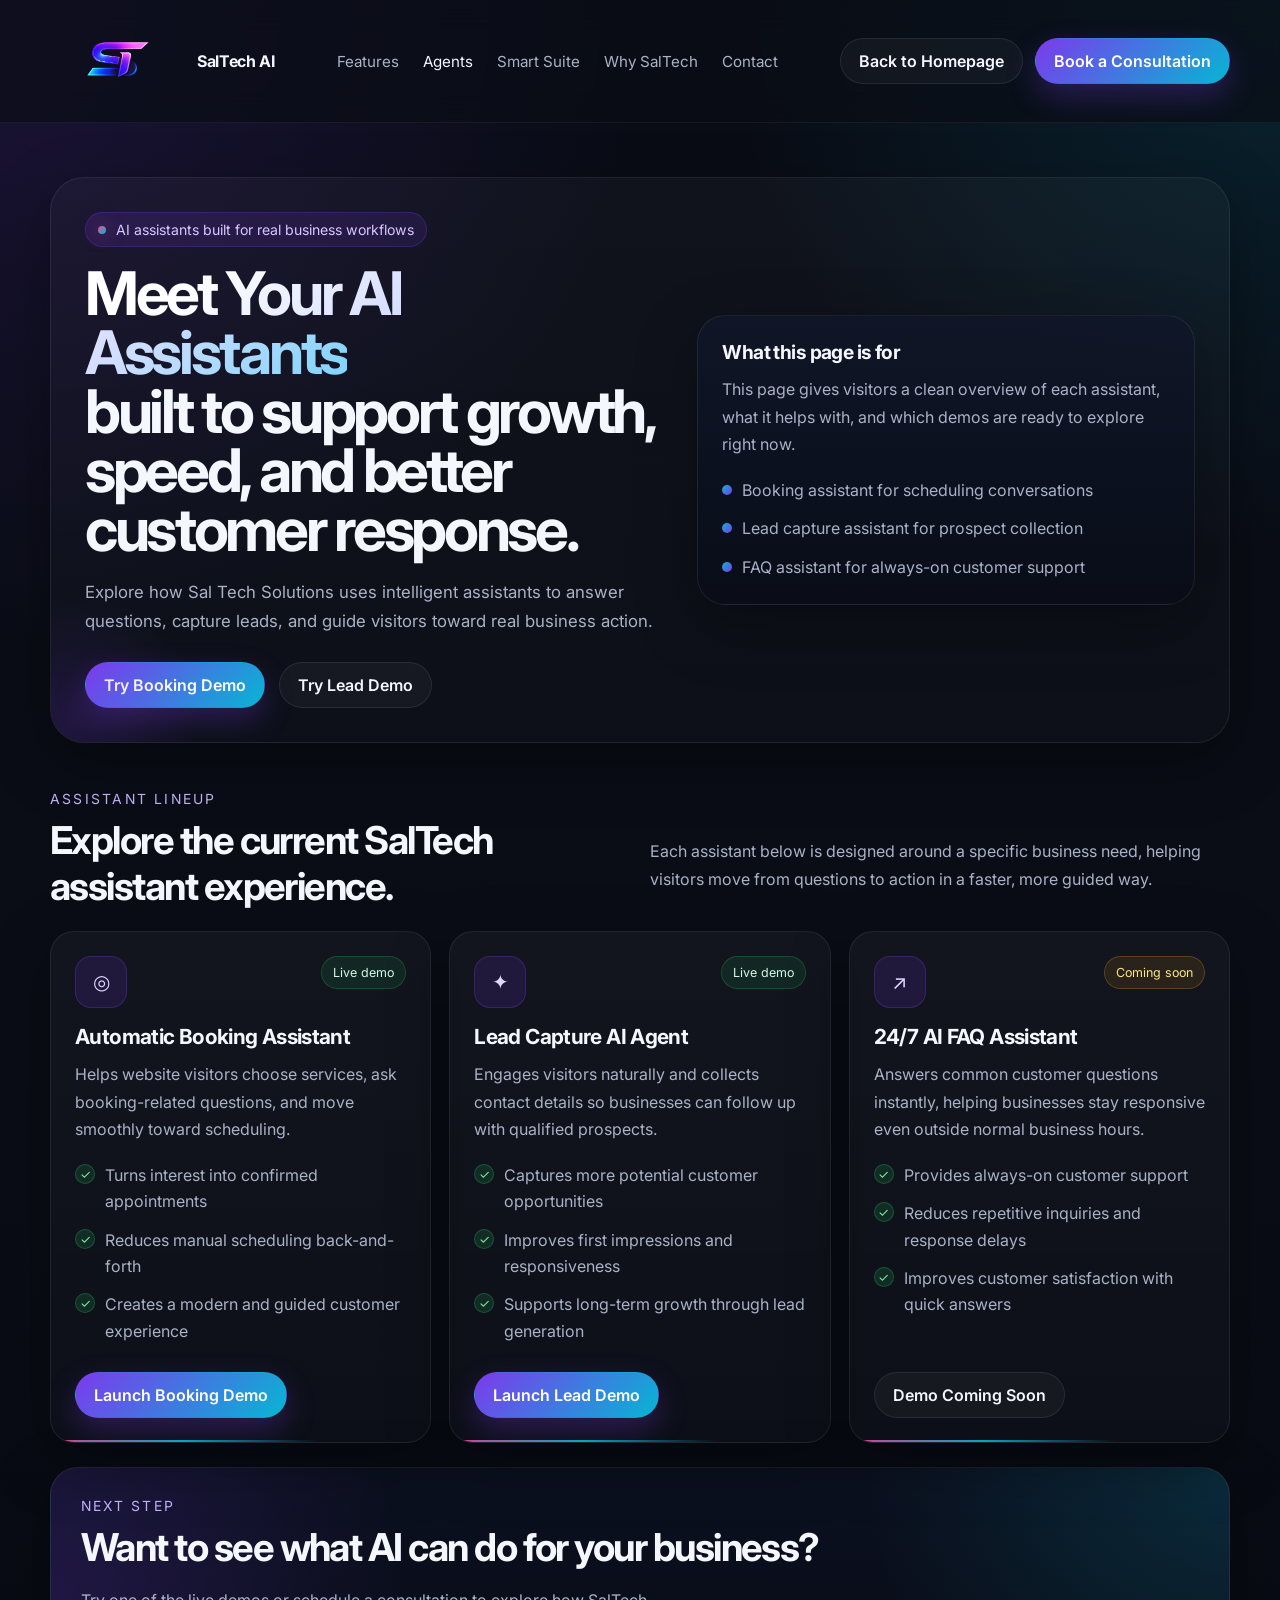
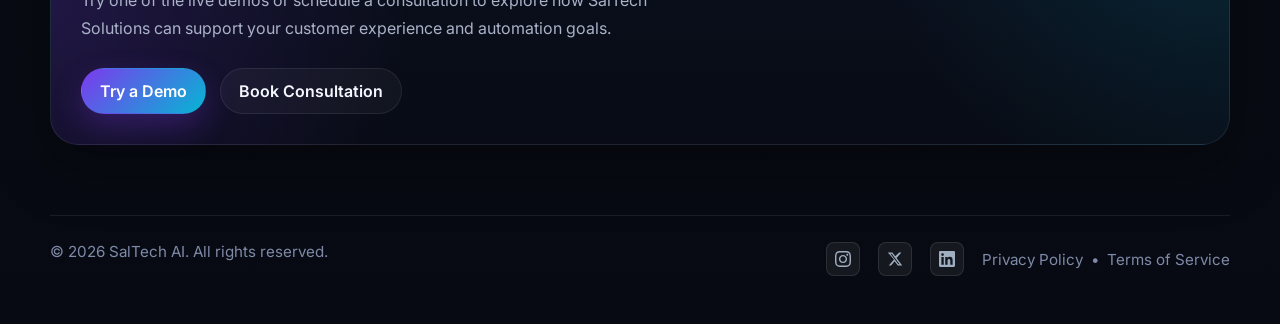
<file: agents.html>
<!DOCTYPE html>
<html lang="en">
<head>
  <meta charset="UTF-8" />
  <meta name="viewport" content="width=device-width, initial-scale=1.0" />
  <title>Sal Tech Solutions | AI Assistants</title>
  <meta name="description" content="Explore Sal Tech Solutions AI assistants for FAQ support, lead capture, and booking automation." />
  <link rel="preconnect" href="https://fonts.googleapis.com">
  <link rel="preconnect" href="https://fonts.gstatic.com" crossorigin>
  <link href="https://fonts.googleapis.com/css2?family=Inter:wght@400;500;600;700;800&display=swap" rel="stylesheet">
  <style>
    :root {
      --bg: #0a0d16;
      --bg-soft: #111729;
      --panel: rgba(17, 23, 41, 0.76);
      --line: rgba(255,255,255,0.08);
      --text: #f5f7ff;
      --muted: #aab2c8;
      --muted-2: #7f8aa8;
      --accent-1: #7c3aed;
      --accent-2: #06b6d4;
      --accent-3: #ec4899;
      --success: #22c55e;
      --warning: #f59e0b;
      --shadow: 0 20px 60px rgba(0,0,0,0.34);
      --max: 1180px;
    }

    * { box-sizing: border-box; }
    html { scroll-behavior: smooth; }
    body {
      margin: 0;
      font-family: 'Inter', sans-serif;
      color: var(--text);
      background:
        radial-gradient(circle at top left, rgba(124,58,237,0.16), transparent 28%),
        radial-gradient(circle at top right, rgba(6,182,212,0.14), transparent 24%),
        linear-gradient(180deg, #090c15 0%, #0a0d16 55%, #070a12 100%);
      min-height: 100vh;
      overflow-x: hidden;
    }

    body::before {
      content: "";
      position: fixed;
      inset: 0;
      pointer-events: none;
      background-image:
        linear-gradient(rgba(255,255,255,0.04) 1px, transparent 1px),
        linear-gradient(90deg, rgba(255,255,255,0.04) 1px, transparent 1px);
      background-size: 120px 120px;
      mask-image: linear-gradient(to bottom, rgba(0,0,0,0.55), rgba(0,0,0,0.15));
      opacity: 0.26;
    }

    a { color: inherit; text-decoration: none; }

    .container {
      width: min(calc(100% - 32px), var(--max));
      margin: 0 auto;
    }

    .site-header {
      position: sticky;
      top: 0;
      z-index: 100;
      backdrop-filter: blur(16px);
      background: rgba(10, 13, 22, 0.7);
      border-bottom: 1px solid rgba(255,255,255,0.05);
    }

    .nav {
      display: flex;
      align-items: center;
      justify-content: space-between;
      gap: 16px;
      padding: 16px 0;
    }

    .brand {
      display: flex;
      align-items: center;
      gap: 12px;
      font-weight: 700;
      letter-spacing: -0.02em;
    }

    .nav-logo {
      height: 90px;
      width: auto;
      flex-shrink: 0;
      mix-blend-mode: screen;
    }

    .brand-mark {
      display: none;
    }

    .nav-links {
      display: flex;
      align-items: center;
      gap: 24px;
      color: var(--muted);
      font-size: 0.95rem;
    }

    .nav-links a:hover,
    .nav-links a.is-active { color: var(--text); }

    .nav-actions {
      display: flex;
      align-items: center;
      gap: 12px;
    }

    .btn {
      display: inline-flex;
      align-items: center;
      justify-content: center;
      gap: 10px;
      min-height: 46px;
      padding: 0 18px;
      border-radius: 999px;
      border: 1px solid transparent;
      font-weight: 600;
      transition: 0.25s ease;
      cursor: pointer;
    }

    .btn-primary {
      background: linear-gradient(135deg, var(--accent-1), var(--accent-2));
      color: white;
      box-shadow: 0 12px 30px rgba(124,58,237,0.28);
    }

    .btn-primary:hover { transform: translateY(-1px); filter: brightness(1.07); }

    .btn-secondary {
      background: rgba(255,255,255,0.04);
      border-color: rgba(255,255,255,0.08);
      color: var(--text);
    }

    .btn-secondary:hover {
      background: rgba(255,255,255,0.07);
      transform: translateY(-1px);
    }

    .hero {
      padding: 54px 0 30px;
    }

    .hero-shell {
      position: relative;
      overflow: hidden;
      border: 1px solid rgba(255,255,255,0.08);
      background: linear-gradient(180deg, rgba(255,255,255,0.03), rgba(255,255,255,0.015));
      border-radius: 34px;
      padding: 34px;
      box-shadow: var(--shadow);
    }

    .hero-shell::before {
      content: "";
      position: absolute;
      inset: auto auto -120px -120px;
      width: 280px;
      height: 280px;
      background: radial-gradient(circle, rgba(124,58,237,0.18), transparent 65%);
      pointer-events: none;
    }

    .hero-grid {
      display: grid;
      grid-template-columns: 1.08fr 0.92fr;
      gap: 28px;
      align-items: center;
    }

    .eyebrow {
      display: inline-flex;
      align-items: center;
      gap: 10px;
      font-size: 0.88rem;
      color: #d9c7ff;
      background: rgba(124,58,237,0.14);
      border: 1px solid rgba(124,58,237,0.24);
      border-radius: 999px;
      padding: 8px 12px;
      margin-bottom: 18px;
    }

    .eyebrow-dot {
      width: 8px;
      height: 8px;
      border-radius: 999px;
      background: linear-gradient(135deg, var(--accent-3), var(--accent-2));
      box-shadow: 0 0 18px rgba(236,72,153,0.65);
    }

    h1 {
      margin: 0;
      font-size: clamp(2.35rem, 4.7vw, 4.8rem);
      line-height: 0.98;
      letter-spacing: -0.055em;
    }

    .gradient-text {
      background: linear-gradient(135deg, #ffffff 20%, #d7dfff 56%, #7dd3fc 100%);
      -webkit-background-clip: text;
      -webkit-text-fill-color: transparent;
      background-clip: text;
      color: transparent;
    }

    .hero-copy {
      margin: 18px 0 0;
      color: var(--muted);
      font-size: 1.05rem;
      line-height: 1.74;
      max-width: 58ch;
    }

    .hero-actions {
      display: flex;
      flex-wrap: wrap;
      gap: 14px;
      margin-top: 26px;
    }

    .hero-panel {
      border-radius: 28px;
      padding: 24px;
      background: linear-gradient(180deg, rgba(17,23,41,0.9), rgba(9,13,24,0.9));
      border: 1px solid rgba(255,255,255,0.08);
      box-shadow: var(--shadow);
    }

    .hero-panel h3 {
      margin: 0 0 12px;
      font-size: 1.2rem;
      letter-spacing: -0.03em;
    }

    .hero-panel p {
      margin: 0;
      color: var(--muted);
      line-height: 1.72;
    }

    .mini-list {
      display: grid;
      gap: 12px;
      margin-top: 18px;
    }

    .mini-list-item {
      display: flex;
      gap: 10px;
      align-items: start;
      color: var(--muted);
      line-height: 1.65;
    }

    .mini-dot {
      width: 10px;
      height: 10px;
      border-radius: 999px;
      margin-top: 8px;
      flex-shrink: 0;
      background: linear-gradient(135deg, var(--accent-2), var(--accent-1));
    }

    .section {
      padding: 18px 0 40px;
    }

    .section-head {
      display: flex;
      align-items: end;
      justify-content: space-between;
      gap: 18px;
      margin-bottom: 22px;
    }

    .section-kicker {
      color: #c4b5fd;
      font-size: 0.87rem;
      text-transform: uppercase;
      letter-spacing: 0.16em;
      margin-bottom: 10px;
    }

    h2 {
      margin: 0;
      font-size: clamp(1.9rem, 3vw, 3rem);
      letter-spacing: -0.04em;
    }

    .section-copy {
      color: var(--muted);
      max-width: 58ch;
      line-height: 1.75;
    }

    .assistant-grid {
      display: grid;
      grid-template-columns: repeat(3, 1fr);
      gap: 18px;
    }

    .card {
      position: relative;
      overflow: hidden;
      padding: 24px;
      border-radius: 24px;
      background: linear-gradient(180deg, rgba(255,255,255,0.035), rgba(255,255,255,0.02));
      border: 1px solid rgba(255,255,255,0.08);
      box-shadow: var(--shadow);
      display: flex;
      flex-direction: column;
      min-height: 100%;
    }

    .card::after {
      content: "";
      position: absolute;
      inset: auto auto 0 0;
      width: 100%;
      height: 2px;
      background: linear-gradient(90deg, var(--accent-3), var(--accent-2), transparent 70%);
      opacity: 0.9;
    }

    .card-top {
      display: flex;
      justify-content: space-between;
      align-items: start;
      gap: 12px;
      margin-bottom: 16px;
    }

    .card-icon {
      width: 52px;
      height: 52px;
      border-radius: 16px;
      display: grid;
      place-items: center;
      background: rgba(124,58,237,0.14);
      border: 1px solid rgba(124,58,237,0.28);
      color: #ddd6fe;
      font-size: 1.25rem;
      flex-shrink: 0;
    }

    .badge {
      display: inline-flex;
      align-items: center;
      gap: 8px;
      padding: 8px 11px;
      border-radius: 999px;
      font-size: 0.78rem;
      white-space: nowrap;
      border: 1px solid rgba(255,255,255,0.08);
      background: rgba(255,255,255,0.05);
      color: #dbe6ff;
    }

    .badge.live { color: #d1fae5; border-color: rgba(34,197,94,0.25); background: rgba(34,197,94,0.1); }
    .badge.soon { color: #fde68a; border-color: rgba(245,158,11,0.25); background: rgba(245,158,11,0.1); }

    .card h3 {
      margin: 0 0 12px;
      font-size: 1.3rem;
      letter-spacing: -0.03em;
    }

    .card p {
      margin: 0;
      color: var(--muted);
      line-height: 1.72;
    }

    .benefits {
      display: grid;
      gap: 12px;
      margin: 18px 0 20px;
    }

    .benefit {
      display: flex;
      gap: 10px;
      align-items: start;
      color: var(--muted);
      line-height: 1.65;
    }

    .benefit-check {
      width: 20px;
      height: 20px;
      border-radius: 999px;
      display: inline-grid;
      place-items: center;
      background: rgba(34,197,94,0.15);
      color: #86efac;
      flex-shrink: 0;
      margin-top: 2px;
      border: 1px solid rgba(34,197,94,0.28);
      font-size: 0.78rem;
    }

    .actions-row {
      display: flex;
      gap: 12px;
      flex-wrap: wrap;
      margin-top: auto;
      padding-top: 8px;
    }

    .cta-wrap {
      margin-top: 24px;
      padding: 30px;
      border-radius: 28px;
      background:
        radial-gradient(circle at top right, rgba(6,182,212,0.16), transparent 30%),
        radial-gradient(circle at left center, rgba(124,58,237,0.2), transparent 30%),
        linear-gradient(180deg, rgba(12,17,32,0.95), rgba(8,12,22,0.96));
      border: 1px solid rgba(255,255,255,0.08);
      box-shadow: var(--shadow);
    }

    .footer {
      padding: 30px 0 48px;
      color: var(--muted-2);
      font-size: 0.95rem;
    }

    .footer-inner {
      display: flex;
      justify-content: space-between;
      gap: 18px;
      flex-wrap: wrap;
      padding-top: 26px;
      border-top: 1px solid rgba(255,255,255,0.08);
    }

    @media (max-width: 1080px) {
      .hero-grid,
      .assistant-grid {
        grid-template-columns: 1fr 1fr;
      }

      .hero-grid {
        grid-template-columns: 1fr;
      }
    }

    @media (max-width: 760px) {
      .nav { flex-wrap: nowrap; justify-content: space-between; align-items: center; padding: 10px 0; gap: 8px; }
      .nav-links { display: none; }
      .brand { gap: 8px; min-width: 0; flex-shrink: 1; }
      .brand span { font-size: 0.88rem; white-space: nowrap; overflow: hidden; text-overflow: ellipsis; }
      .nav-logo { height: 38px; }
      .nav-actions { flex-shrink: 0; gap: 6px; }
      .nav-actions .btn { padding: 0 10px; min-height: 34px; font-size: 0.8rem; white-space: nowrap; }
      .nav-actions .btn-secondary { display: none; }
      .hero-shell { padding: 22px; border-radius: 28px; }
      .assistant-grid {
        grid-template-columns: 1fr;
      }
      h1 { font-size: clamp(2.2rem, 13vw, 3.5rem); }
      .section-head { align-items: start; }
      .footer-inner { flex-direction: column; }
    }
  </style>
</head>
<body>
  <header class="site-header">
    <div class="container nav">
      <a class="brand" href="index.html" aria-label="Sal Tech Solutions home">
        <img src="saltech-logo.png" alt="SalTech AI logo" class="nav-logo">
        <span>SalTech AI</span>
      </a>

      <nav class="nav-links" aria-label="Primary navigation">
        <a href="index.html#features">Features</a>
        <a class="is-active" href="agents.html">Agents</a>
        <a href="smart-suite.html">Smart Suite</a>
        <a href="whysaltech.html">Why SalTech</a>
        <a href="contact.html">Contact</a>
      </nav>

      <div class="nav-actions">
        <a class="btn btn-secondary" href="index.html">Back to Homepage</a>
        <a class="btn btn-primary" href="contact.html">Book a Consultation</a>
      </div>
    </div>
  </header>

  <main>
    <section class="hero">
      <div class="container hero-shell">
        <div class="hero-grid">
          <div>
            <div class="eyebrow">
              <span class="eyebrow-dot"></span>
              AI assistants built for real business workflows
            </div>

            <h1>
              <span class="gradient-text">Meet Your AI Assistants</span><br>
              built to support growth, speed, and better customer response.
            </h1>

            <p class="hero-copy">
              Explore how Sal Tech Solutions uses intelligent assistants to answer questions, capture leads, and guide visitors toward real business action.
            </p>

            <div class="hero-actions">
              <a class="btn btn-primary" href="booking-demo.html">Try Booking Demo</a>
              <a class="btn btn-secondary" href="lead-demo.html">Try Lead Demo</a>
            </div>
          </div>

          <div class="hero-panel">
            <h3>What this page is for</h3>
            <p>
              This page gives visitors a clean overview of each assistant, what it helps with, and which demos are ready to explore right now.
            </p>
            <div class="mini-list">
              <div class="mini-list-item"><span class="mini-dot"></span><span>Booking assistant for scheduling conversations</span></div>
              <div class="mini-list-item"><span class="mini-dot"></span><span>Lead capture assistant for prospect collection</span></div>
              <div class="mini-list-item"><span class="mini-dot"></span><span>FAQ assistant for always-on customer support</span></div>
            </div>
          </div>
        </div>
      </div>
    </section>

    <section class="section">
      <div class="container">
        <div class="section-head">
          <div>
            <div class="section-kicker">Assistant lineup</div>
            <h2>Explore the current SalTech assistant experience.</h2>
          </div>
          <p class="section-copy">
            Each assistant below is designed around a specific business need, helping visitors move from questions to action in a faster, more guided way.
          </p>
        </div>

        <div class="assistant-grid">
          <article class="card">
            <div class="card-top">
              <div class="card-icon">◎</div>
              <span class="badge live">Live demo</span>
            </div>
            <h3>Automatic Booking Assistant</h3>
            <p>Helps website visitors choose services, ask booking-related questions, and move smoothly toward scheduling.</p>

            <div class="benefits">
              <div class="benefit"><span class="benefit-check">✓</span><span>Turns interest into confirmed appointments</span></div>
              <div class="benefit"><span class="benefit-check">✓</span><span>Reduces manual scheduling back-and-forth</span></div>
              <div class="benefit"><span class="benefit-check">✓</span><span>Creates a modern and guided customer experience</span></div>
            </div>

            <div class="actions-row">
              <a class="btn btn-primary" href="booking-demo.html">Launch Booking Demo</a>
            </div>
          </article>

          <article class="card">
            <div class="card-top">
              <div class="card-icon">✦</div>
              <span class="badge live">Live demo</span>
            </div>
            <h3>Lead Capture AI Agent</h3>
            <p>Engages visitors naturally and collects contact details so businesses can follow up with qualified prospects.</p>

            <div class="benefits">
              <div class="benefit"><span class="benefit-check">✓</span><span>Captures more potential customer opportunities</span></div>
              <div class="benefit"><span class="benefit-check">✓</span><span>Improves first impressions and responsiveness</span></div>
              <div class="benefit"><span class="benefit-check">✓</span><span>Supports long-term growth through lead generation</span></div>
            </div>

            <div class="actions-row">
              <a class="btn btn-primary" href="lead-demo.html">Launch Lead Demo</a>
            </div>
          </article>

          <article class="card">
            <div class="card-top">
              <div class="card-icon">↗</div>
              <span class="badge soon">Coming soon</span>
            </div>
            <h3>24/7 AI FAQ Assistant</h3>
            <p>Answers common customer questions instantly, helping businesses stay responsive even outside normal business hours.</p>

            <div class="benefits">
              <div class="benefit"><span class="benefit-check">✓</span><span>Provides always-on customer support</span></div>
              <div class="benefit"><span class="benefit-check">✓</span><span>Reduces repetitive inquiries and response delays</span></div>
              <div class="benefit"><span class="benefit-check">✓</span><span>Improves customer satisfaction with quick answers</span></div>
            </div>

            <div class="actions-row">
              <span class="btn btn-secondary" style="cursor:default;">Demo Coming Soon</span>
            </div>
          </article>
        </div>

        <div class="cta-wrap">
          <div class="section-kicker">Next step</div>
          <h2>Want to see what AI can do for your business?</h2>
          <p class="section-copy">
            Try one of the live demos or schedule a consultation to explore how SalTech Solutions can support your customer experience and automation goals.
          </p>
          <div class="hero-actions">
            <a class="btn btn-primary" href="booking-demo.html">Try a Demo</a>
            <a class="btn btn-secondary" href="contact.html">Book Consultation</a>
          </div>
        </div>
      </div>
    </section>
  </main>

    <footer class="footer">
    <div class="container footer-inner">
      <div>&copy; 2026 SalTech AI. All rights reserved.</div>
      <div style="display:flex; align-items:center; gap:18px;">
        <a href="https://www.instagram.com/saltechai" target="_blank" rel="noopener noreferrer" aria-label="SalTech AI on Instagram" style="display:inline-flex; align-items:center; justify-content:center; width:34px; height:34px; border-radius:8px; background:rgba(255,255,255,0.06); border:1px solid rgba(255,255,255,0.1); transition:0.25s ease;" onmouseover="this.style.background='rgba(225,48,108,0.3)';this.style.borderColor='rgba(225,48,108,0.6)'" onmouseout="this.style.background='rgba(255,255,255,0.06)';this.style.borderColor='rgba(255,255,255,0.1)'">
          <svg xmlns="http://www.w3.org/2000/svg" width="16" height="16" viewBox="0 0 24 24" fill="#a0aec0"><path d="M12 2.163c3.204 0 3.584.012 4.85.07 3.252.148 4.771 1.691 4.919 4.919.058 1.265.069 1.645.069 4.849 0 3.205-.012 3.584-.069 4.849-.149 3.225-1.664 4.771-4.919 4.919-1.266.058-1.644.07-4.85.07-3.204 0-3.584-.012-4.849-.07-3.26-.149-4.771-1.699-4.919-4.92-.058-1.265-.07-1.644-.07-4.849 0-3.204.013-3.583.07-4.849.149-3.227 1.664-4.771 4.919-4.919 1.266-.057 1.645-.069 4.849-.069zm0-2.163c-3.259 0-3.667.014-4.947.072-4.358.2-6.78 2.618-6.98 6.98-.059 1.281-.073 1.689-.073 4.948 0 3.259.014 3.668.072 4.948.2 4.358 2.618 6.78 6.98 6.98 1.281.058 1.689.072 4.948.072 3.259 0 3.668-.014 4.948-.072 4.354-.2 6.782-2.618 6.979-6.98.059-1.28.073-1.689.073-4.948 0-3.259-.014-3.667-.072-4.947-.196-4.354-2.617-6.78-6.979-6.98-1.281-.059-1.69-.073-4.949-.073zm0 5.838c-3.403 0-6.162 2.759-6.162 6.162s2.759 6.163 6.162 6.163 6.162-2.759 6.162-6.163c0-3.403-2.759-6.162-6.162-6.162zm0 10.162c-2.209 0-4-1.79-4-4 0-2.209 1.791-4 4-4s4 1.791 4 4c0 2.21-1.791 4-4 4zm6.406-11.845c-.796 0-1.441.645-1.441 1.44s.645 1.44 1.441 1.44c.795 0 1.439-.645 1.439-1.44s-.644-1.44-1.439-1.44z"/></svg>
        </a>
        <a href="https://www.twitter.com/saltechai_" target="_blank" rel="noopener noreferrer" aria-label="SalTech AI on X (Twitter)" style="display:inline-flex; align-items:center; justify-content:center; width:34px; height:34px; border-radius:8px; background:rgba(255,255,255,0.06); border:1px solid rgba(255,255,255,0.1); transition:0.25s ease;" onmouseover="this.style.background='rgba(255,255,255,0.15)';this.style.borderColor='rgba(255,255,255,0.3)'" onmouseout="this.style.background='rgba(255,255,255,0.06)';this.style.borderColor='rgba(255,255,255,0.1)'">
          <svg xmlns="http://www.w3.org/2000/svg" width="16" height="16" viewBox="0 0 24 24" fill="#a0aec0"><path d="M18.244 2.25h3.308l-7.227 8.26 8.502 11.24H16.17l-4.714-6.231-5.401 6.231H2.748l7.73-8.835L1.254 2.25H8.08l4.261 5.632 5.903-5.632zm-1.161 17.52h1.833L7.084 4.126H5.117z"/></svg>
        </a>
        <a href="https://www.linkedin.com/company/saltech-ai-solutions" target="_blank" rel="noopener noreferrer" aria-label="SalTech AI on LinkedIn" style="display:inline-flex; align-items:center; justify-content:center; width:34px; height:34px; border-radius:8px; background:rgba(255,255,255,0.06); border:1px solid rgba(255,255,255,0.1); transition:0.25s ease;" onmouseover="this.style.background='rgba(10,102,194,0.3)';this.style.borderColor='rgba(10,102,194,0.6)'" onmouseout="this.style.background='rgba(255,255,255,0.06)';this.style.borderColor='rgba(255,255,255,0.1)'">
          <svg xmlns="http://www.w3.org/2000/svg" width="16" height="16" viewBox="0 0 24 24" fill="#a0aec0"><path d="M20.447 20.452h-3.554v-5.569c0-1.328-.027-3.037-1.852-3.037-1.853 0-2.136 1.445-2.136 2.939v5.667H9.351V9h3.414v1.561h.046c.477-.9 1.637-1.85 3.37-1.85 3.601 0 4.267 2.37 4.267 5.455v6.286zM5.337 7.433a2.062 2.062 0 0 1-2.063-2.065 2.064 2.064 0 1 1 2.063 2.065zm1.782 13.019H3.555V9h3.564v11.452zM22.225 0H1.771C.792 0 0 .774 0 1.729v20.542C0 23.227.792 24 1.771 24h20.451C23.2 24 24 23.227 24 22.271V1.729C24 .774 23.2 0 22.222 0h.003z"/></svg>
        </a>
        <div>
          <a href="privacy.html">Privacy Policy</a>
          &nbsp;&bull;&nbsp;
          <a href="terms.html">Terms of Service</a>
        </div>
      </div>
    </div>
  </footer>
</body>
</html>
</file>
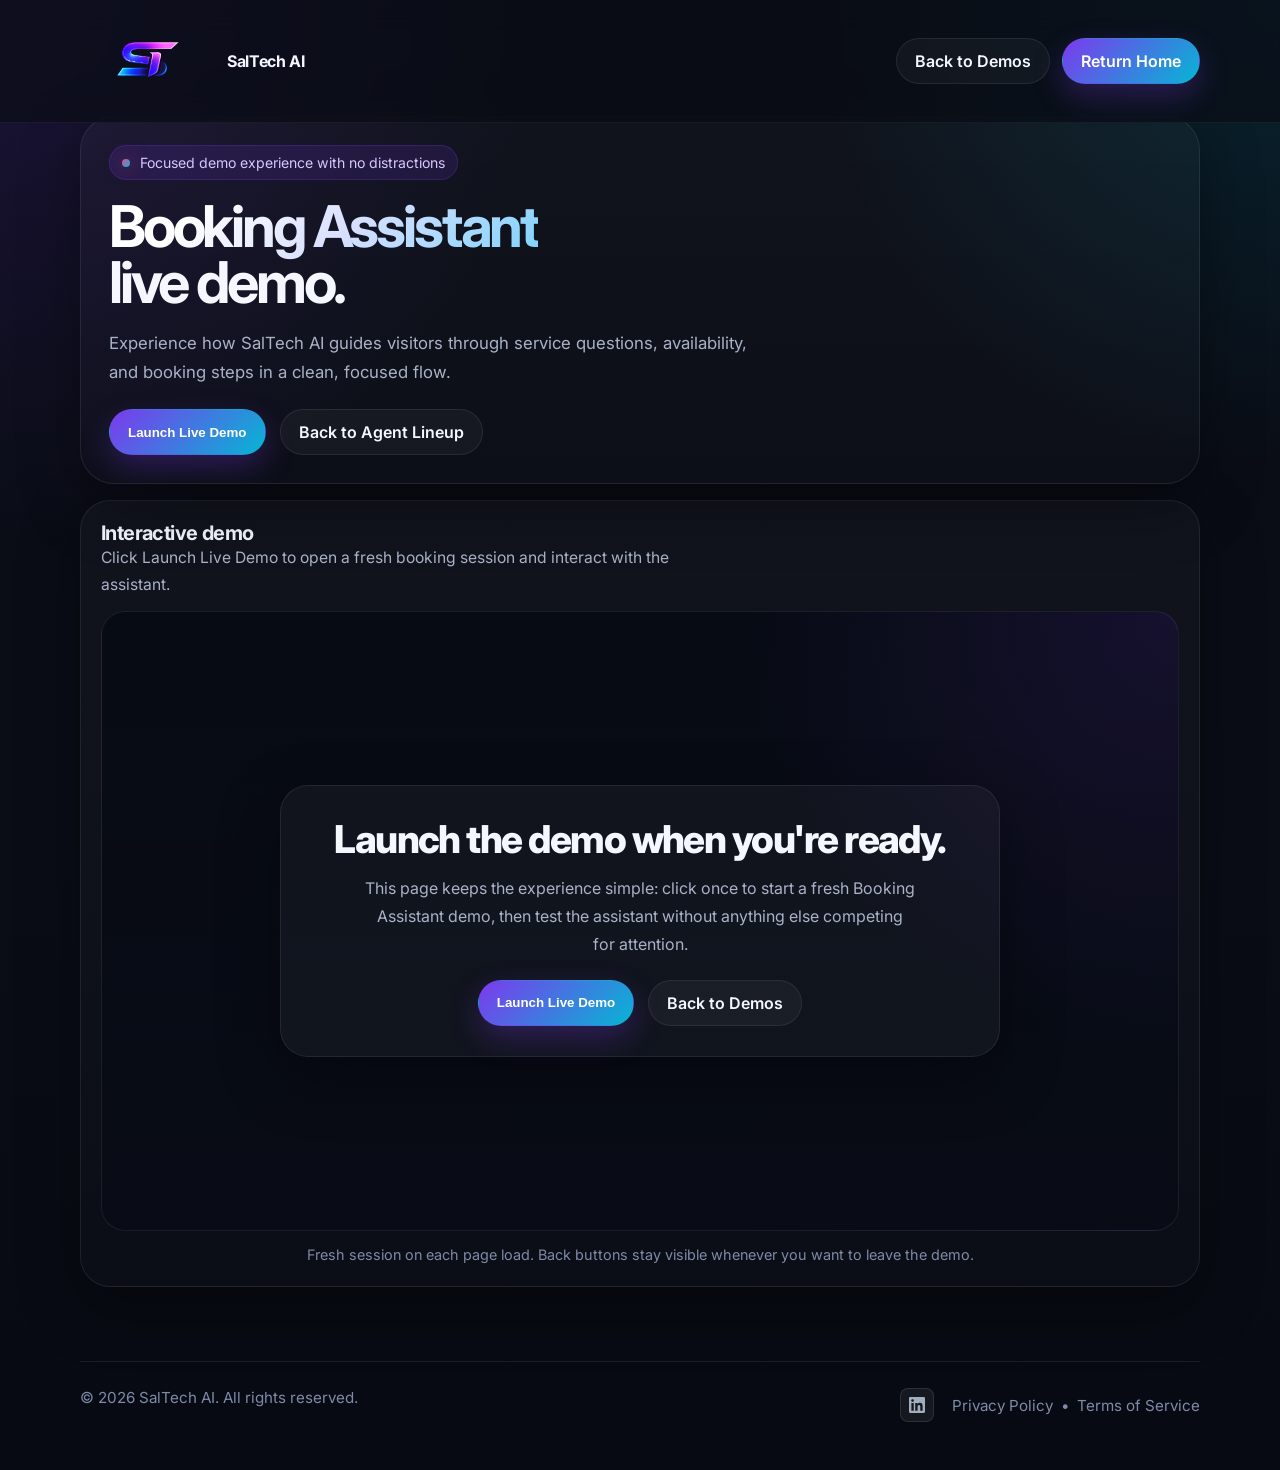
<file: booking-demo.html>
<!DOCTYPE html>
<html lang="en">
<head>
  <meta charset="UTF-8" />
  <meta name="viewport" content="width=device-width, initial-scale=1.0" />
  <title>Sal Tech Solutions | Booking Demo</title>
  <meta name="description" content="Try the Sal Tech Solutions Booking Assistant demo." />
  <link rel="preconnect" href="https://fonts.googleapis.com">
  <link rel="preconnect" href="https://fonts.gstatic.com" crossorigin>
  <link href="https://fonts.googleapis.com/css2?family=Inter:wght@400;500;600;700;800&display=swap" rel="stylesheet">
  <style>
    :root {
      --bg: #0a0d16;
      --line: rgba(255,255,255,0.08);
      --text: #f5f7ff;
      --muted: #aab2c8;
      --muted-2: #7f8aa8;
      --accent-1: #7c3aed;
      --accent-2: #06b6d4;
      --accent-3: #ec4899;
      --shadow: 0 20px 60px rgba(0,0,0,0.35);
      --max: 1120px;
    }

    * { box-sizing: border-box; }
    html { scroll-behavior: smooth; }
    body {
      margin: 0;
      padding-top: 80px;
      font-family: 'Inter', sans-serif;
      color: var(--text);
      background:
        radial-gradient(circle at top left, rgba(124,58,237,0.16), transparent 28%),
        radial-gradient(circle at top right, rgba(6,182,212,0.14), transparent 24%),
        linear-gradient(180deg, #090c15 0%, #0a0d16 55%, #070a12 100%);
      min-height: 100vh;
      overflow-x: hidden;
    }

    body::before {
      content: "";
      position: fixed;
      inset: 0;
      pointer-events: none;
      background-image:
        linear-gradient(rgba(255,255,255,0.04) 1px, transparent 1px),
        linear-gradient(90deg, rgba(255,255,255,0.04) 1px, transparent 1px);
      background-size: 120px 120px;
      mask-image: linear-gradient(to bottom, rgba(0,0,0,0.55), rgba(0,0,0,0.15));
      opacity: 0.24;
    }

    a { color: inherit; text-decoration: none; }

    .container {
      width: min(calc(100% - 32px), var(--max));
      margin: 0 auto;
    }

    .site-header {
      position: fixed;
      top: 0;
      left: 0;
      right: 0;
      z-index: 100;
      backdrop-filter: blur(16px);
      background: rgba(10, 13, 22, 0.7);
      border-bottom: 1px solid rgba(255,255,255,0.05);
    }

    .nav {
      display: flex;
      align-items: center;
      justify-content: space-between;
      gap: 16px;
      padding: 16px 0;
    }

    .brand {
      display: flex;
      align-items: center;
      gap: 12px;
      font-weight: 700;
      letter-spacing: -0.02em;
    }

    .nav-logo {
      height: 90px;
      width: auto;
      flex-shrink: 0;
      mix-blend-mode: screen;
    }

    .nav-actions {
      display: flex;
      align-items: center;
      gap: 12px;
    }

    .btn {
      display: inline-flex;
      align-items: center;
      justify-content: center;
      gap: 10px;
      min-height: 46px;
      padding: 0 18px;
      border-radius: 999px;
      border: 1px solid transparent;
      font-weight: 600;
      transition: 0.25s ease;
      cursor: pointer;
    }

    .btn-primary {
      background: linear-gradient(135deg, var(--accent-1), var(--accent-2));
      color: white;
      box-shadow: 0 12px 30px rgba(124,58,237,0.28);
    }

    .btn-primary:hover { transform: translateY(-1px); filter: brightness(1.07); }

    .btn-secondary {
      background: rgba(255,255,255,0.04);
      border-color: rgba(255,255,255,0.08);
      color: var(--text);
    }

    .btn-secondary:hover {
      background: rgba(255,255,255,0.07);
      transform: translateY(-1px);
    }

    .hero {
      padding: 36px 0 18px;
    }

    .hero-shell {
      position: relative;
      overflow: hidden;
      border: 1px solid rgba(255,255,255,0.08);
      background: linear-gradient(180deg, rgba(255,255,255,0.03), rgba(255,255,255,0.015));
      border-radius: 34px;
      padding: 28px;
      box-shadow: var(--shadow);
    }

    .eyebrow {
      display: inline-flex;
      align-items: center;
      gap: 10px;
      font-size: 0.88rem;
      color: #d9c7ff;
      background: rgba(124,58,237,0.14);
      border: 1px solid rgba(124,58,237,0.24);
      border-radius: 999px;
      padding: 8px 12px;
      margin-bottom: 18px;
    }

    .eyebrow-dot {
      width: 8px;
      height: 8px;
      border-radius: 999px;
      background: linear-gradient(135deg, var(--accent-3), var(--accent-2));
      box-shadow: 0 0 18px rgba(236,72,153,0.65);
    }

    h1 {
      margin: 0;
      font-size: clamp(2.3rem, 4.5vw, 4.6rem);
      line-height: 0.98;
      letter-spacing: -0.055em;
    }

    .gradient-text {
      background: linear-gradient(135deg, #ffffff 20%, #d7dfff 56%, #7dd3fc 100%);
      -webkit-background-clip: text;
      -webkit-text-fill-color: transparent;
      background-clip: text;
      color: transparent;
    }

    .hero-copy {
      margin: 18px 0 0;
      color: var(--muted);
      font-size: 1.05rem;
      line-height: 1.74;
      max-width: 58ch;
    }

    .hero-actions {
      display: flex;
      flex-wrap: wrap;
      gap: 14px;
      margin-top: 22px;
    }

    .demo-section {
      padding: 0 0 44px;
      margin-top: -2px;
    }

    .demo-shell {
      border-radius: 30px;
      padding: 20px;
      background: linear-gradient(180deg, rgba(255,255,255,0.03), rgba(255,255,255,0.015));
      border: 1px solid rgba(255,255,255,0.08);
      box-shadow: var(--shadow);
    }

    .demo-top {
      display: flex;
      align-items: center;
      justify-content: space-between;
      gap: 18px;
      margin-bottom: 12px;
      flex-wrap: wrap;
    }

    .demo-title {
      font-size: 1.25rem;
      font-weight: 700;
      letter-spacing: -0.03em;
    }

    .demo-copy {
      color: var(--muted);
      line-height: 1.7;
      max-width: 62ch;
      font-size: 0.98rem;
    }

    .demo-stage {
      min-height: 620px;
      border-radius: 24px;
      background:
        radial-gradient(circle at top right, rgba(124,58,237,0.12), transparent 35%),
        linear-gradient(180deg, rgba(5, 9, 18, 0.76), rgba(8, 12, 22, 0.82));
      border: 1px solid rgba(255,255,255,0.08);
      display: flex;
      align-items: center;
      justify-content: center;
      padding: 18px;
      position: relative;
      overflow: hidden;
    }

    .launch-state {
      max-width: 720px;
      width: 100%;
      text-align: center;
      padding: 30px 24px;
      border-radius: 28px;
      background: rgba(255,255,255,0.04);
      border: 1px solid rgba(255,255,255,0.08);
      box-shadow: var(--shadow);
    }

    .launch-state.hidden { display: none; }

    .launch-title {
      font-size: clamp(1.8rem, 3vw, 2.7rem);
      font-weight: 800;
      letter-spacing: -0.04em;
      margin: 0 0 12px;
    }

    .launch-copy {
      margin: 0 auto 22px;
      max-width: 55ch;
      color: var(--muted);
      line-height: 1.75;
      font-size: 1rem;
    }

    .launch-actions {
      display: flex;
      justify-content: center;
      flex-wrap: wrap;
      gap: 14px;
    }

    #vf-demo-target {
      width: min(100%, 800px);
      height: 480px;
      border-radius: 24px;
      overflow: hidden;
      border: 1px solid rgba(255,255,255,0.08);
      background: rgba(255,255,255,0.02);
      display: none;
      box-shadow: var(--shadow);
    }

    #vf-demo-target.is-live { display: block; }

    .footnote {
      color: var(--muted-2);
      font-size: 0.9rem;
      line-height: 1.65;
      margin-top: 12px;
      text-align: center;
    }

    @media (max-width: 1024px) {
      .demo-stage { min-height: 560px; }
      #vf-demo-target { height: 540px; }
    }

    @media (max-width: 760px) {
      .nav { flex-wrap: nowrap; justify-content: space-between; align-items: center; padding: 10px 0; gap: 8px; }
      .brand { gap: 8px; min-width: 0; flex-shrink: 1; }
      .brand span { font-size: 0.88rem; white-space: nowrap; overflow: hidden; text-overflow: ellipsis; }
      .nav-logo { height: 38px; }
      .nav-actions { flex-shrink: 0; gap: 6px; }
      .nav-actions .btn { padding: 0 10px; min-height: 34px; font-size: 0.8rem; white-space: nowrap; }
      .nav-actions .btn-secondary { display: none; }
      .hero-shell,
      .demo-shell { padding: 20px; border-radius: 26px; }
      h1 { font-size: clamp(2.2rem, 13vw, 3.5rem); }
      .demo-stage { min-height: 520px; padding: 14px; }
      #vf-demo-target { height: 500px; }
      .launch-state { padding: 24px 16px; }
    }

    .footer {
      padding: 30px 0 48px;
      color: var(--muted-2);
      font-size: 0.95rem;
    }
    .footer-inner {
      display: flex;
      justify-content: space-between;
      gap: 18px;
      flex-wrap: wrap;
      padding-top: 26px;
      border-top: 1px solid rgba(255,255,255,0.08);
    }
  </style>
</head>
<body>
  <header class="site-header">
    <div class="container nav">
      <a class="brand" href="index.html" aria-label="Sal Tech Solutions home">
        <img src="saltech-logo.png" alt="SalTech AI logo" class="nav-logo">
        <span>SalTech AI</span>
      </a>

      <div class="nav-actions">
        <a class="btn btn-secondary" href="agents.html">Back to Demos</a>
        <a class="btn btn-primary" href="index.html">Return Home</a>
      </div>
    </div>
  </header>

  <main>
    <section class="hero">
      <div class="container hero-shell">
        <div class="eyebrow">
          <span class="eyebrow-dot"></span>
          Focused demo experience with no distractions
        </div>

        <h1>
          <span class="gradient-text">Booking Assistant</span><br>
          live demo.
        </h1>

        <p class="hero-copy">
          Experience how SalTech AI guides visitors through service questions, availability, and booking steps in a clean, focused flow.
        </p>

        <div class="hero-actions">
          <button class="btn btn-primary" id="launch-demo-btn" type="button">Launch Live Demo</button>
          <a class="btn btn-secondary" href="agents.html">Back to Agent Lineup</a>
        </div>
      </div>
    </section>

    <section class="demo-section">
      <div class="container demo-shell">
        <div class="demo-top">
          <div>
            <div class="demo-title">Interactive demo</div>
            <div class="demo-copy">Click Launch Live Demo to open a fresh booking session and interact with the assistant.</div>
          </div>
        </div>

        <div class="demo-stage">
          <div class="launch-state" id="launch-state">
            <h2 class="launch-title">Launch the demo when you're ready.</h2>
            <p class="launch-copy">This page keeps the experience simple: click once to start a fresh Booking Assistant demo, then test the assistant without anything else competing for attention.</p>
            <div class="launch-actions">
              <button class="btn btn-primary" id="launch-demo-btn-2" type="button">Launch Live Demo</button>
              <a class="btn btn-secondary" href="agents.html">Back to Demos</a>
            </div>
          </div>

          <div id="vf-demo-target" aria-label="Booking Demo Container"></div>
        </div>

        <div class="footnote">Fresh session on each page load. Back buttons stay visible whenever you want to leave the demo.</div>
      </div>
    </section>
  </main>

  <script>
    (function () {
      const target = document.getElementById('vf-demo-target');
      const launchState = document.getElementById('launch-state');
      const launchButtons = [
        document.getElementById('launch-demo-btn'),
        document.getElementById('launch-demo-btn-2')
      ].filter(Boolean);

      let scriptLoaded = false;
      let demoStarted = false;

      function clearVoiceflowSessionData() {
        try {
          const keysToRemove = [];
          for (let i = 0; i < window.localStorage.length; i++) {
            const key = window.localStorage.key(i);
            if (key && key.toLowerCase().includes('voiceflow')) {
              keysToRemove.push(key);
            }
          }
          keysToRemove.forEach((key) => window.localStorage.removeItem(key));
        } catch (e) {}

        try {
          const keysToRemove = [];
          for (let i = 0; i < window.sessionStorage.length; i++) {
            const key = window.sessionStorage.key(i);
            if (key && key.toLowerCase().includes('voiceflow')) {
              keysToRemove.push(key);
            }
          }
          keysToRemove.forEach((key) => window.sessionStorage.removeItem(key));
        } catch (e) {}

        try {
          document.cookie.split(';').forEach((cookie) => {
            const name = cookie.split('=')[0].trim();
            if (name.toLowerCase().includes('voiceflow')) {
              document.cookie = name + '=; expires=Thu, 01 Jan 1970 00:00:00 UTC; path=/;';
            }
          });
        } catch (e) {}
      }

      function loadVoiceflowScript() {
        return new Promise((resolve, reject) => {
          if (scriptLoaded) {
            resolve();
            return;
          }

          const existing = document.querySelector('script[data-vf-widget="true"]');
          if (existing) {
            existing.addEventListener('load', () => {
              scriptLoaded = true;
              resolve();
            });
            return;
          }

          const script = document.createElement('script');
          script.src = 'https://cdn.voiceflow.com/widget-next/bundle.mjs';
          script.type = 'text/javascript';
          script.dataset.vfWidget = 'true';
          script.onload = () => {
            scriptLoaded = true;
            resolve();
          };
          script.onerror = reject;
          document.body.appendChild(script);
        });
      }

      async function startDemo() {
        if (demoStarted) return;
        demoStarted = true;

        launchButtons.forEach((btn) => {
          btn.disabled = true;
          btn.textContent = 'Launching...';
        });

        clearVoiceflowSessionData();

        try {
          await loadVoiceflowScript();

          if (!window.voiceflow || !window.voiceflow.chat) {
            throw new Error('Voiceflow widget not available.');
          }

          target.innerHTML = '';
          target.classList.add('is-live');
          launchState.classList.add('hidden');
          setTimeout(() => {
            const yOffset = -130;
            const y = target.getBoundingClientRect().top + window.pageYOffset + yOffset;
            window.scrollTo({ top: y, behavior: 'smooth' });
          }, 300);

          window.voiceflow.chat.load({
            verify: { projectID: '69cb21ce0587bde474ad3e13' },
            url: 'https://general-runtime.voiceflow.com',
            versionID: 'production',
            voice: {
              url: 'https://runtime-api.voiceflow.com'
            },
            render: {
              mode: 'embedded',
              target: target
            },
            autostart: false
          });
        } catch (error) {
          demoStarted = false;
          launchButtons.forEach((btn) => {
            btn.disabled = false;
            btn.textContent = 'Launch Live Demo';
          });
          alert('The demo could not be loaded right now. Please try again.');
        }
      }

      window.addEventListener('load', clearVoiceflowSessionData);
      launchButtons.forEach((btn) => btn.addEventListener('click', startDemo));
    })();
  </script>

  <footer class="footer">
    <div class="container footer-inner">
      <div>&copy; 2026 SalTech AI. All rights reserved.</div>
      <div style="display:flex; align-items:center; gap:18px;">
        <a href="https://www.linkedin.com/company/saltech-ai-solutions" target="_blank" rel="noopener noreferrer" aria-label="SalTech AI on LinkedIn" style="display:inline-flex; align-items:center; justify-content:center; width:34px; height:34px; border-radius:8px; background:rgba(255,255,255,0.06); border:1px solid rgba(255,255,255,0.1); transition:0.25s ease;" onmouseover="this.style.background='rgba(10,102,194,0.3)';this.style.borderColor='rgba(10,102,194,0.6)'" onmouseout="this.style.background='rgba(255,255,255,0.06)';this.style.borderColor='rgba(255,255,255,0.1)'">
          <svg xmlns="http://www.w3.org/2000/svg" width="16" height="16" viewBox="0 0 24 24" fill="#a0aec0"><path d="M20.447 20.452h-3.554v-5.569c0-1.328-.027-3.037-1.852-3.037-1.853 0-2.136 1.445-2.136 2.939v5.667H9.351V9h3.414v1.561h.046c.477-.9 1.637-1.85 3.37-1.85 3.601 0 4.267 2.37 4.267 5.455v6.286zM5.337 7.433a2.062 2.062 0 0 1-2.063-2.065 2.064 2.064 0 1 1 2.063 2.065zm1.782 13.019H3.555V9h3.564v11.452zM22.225 0H1.771C.792 0 0 .774 0 1.729v20.542C0 23.227.792 24 1.771 24h20.451C23.2 24 24 23.227 24 22.271V1.729C24 .774 23.2 0 22.222 0h.003z"/></svg>
        </a>
        <div>
          <a href="privacy.html">Privacy Policy</a>
          &nbsp;&bull;&nbsp;
          <a href="terms.html">Terms of Service</a>
        </div>
      </div>
    </div>
  </footer>
</body>
</html>
</file>
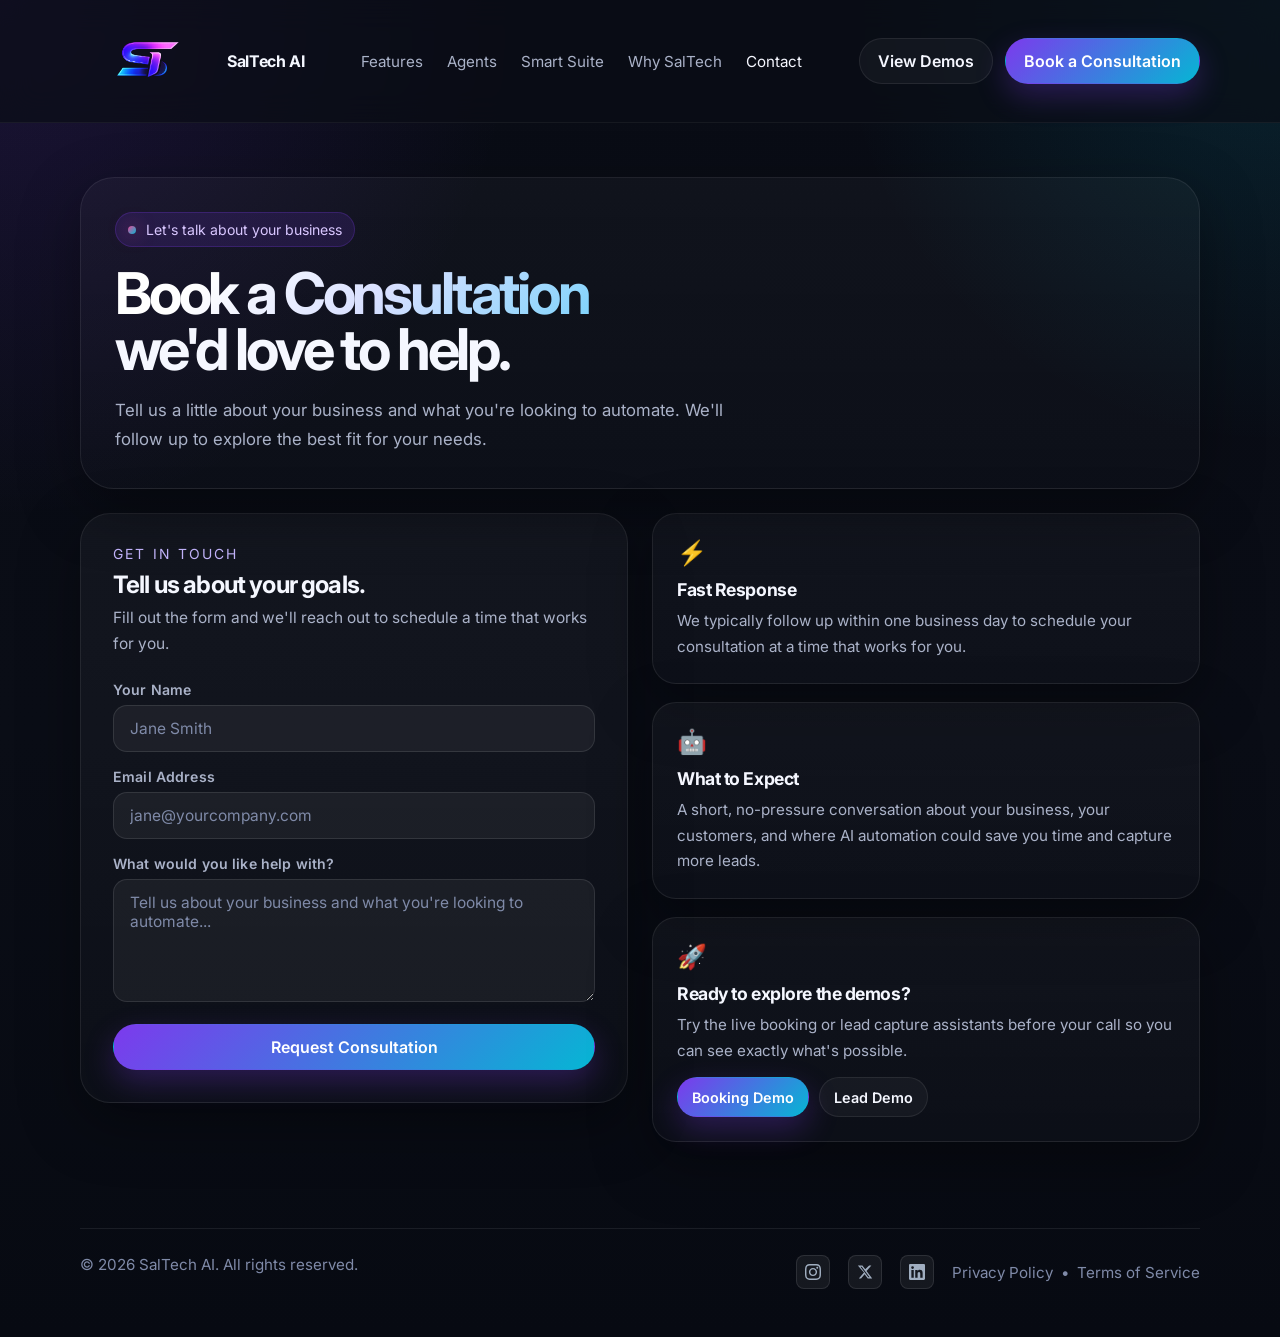
<file: contact.html>
<!DOCTYPE html>
<html lang="en">
<head>
  <meta charset="UTF-8" />
  <meta name="viewport" content="width=device-width, initial-scale=1.0" />
  <title>Contact | SalTech AI</title>
  <meta name="description" content="Book a consultation with SalTech AI and find out how intelligent assistants can help your business." />
  <link rel="preconnect" href="https://fonts.googleapis.com">
  <link rel="preconnect" href="https://fonts.gstatic.com" crossorigin>
  <link href="https://fonts.googleapis.com/css2?family=Inter:wght@400;500;600;700;800&display=swap" rel="stylesheet">
  <style>
    :root {
      --bg: #0a0d16;
      --line: rgba(255,255,255,0.08);
      --text: #f5f7ff;
      --muted: #aab2c8;
      --muted-2: #7f8aa8;
      --accent-1: #7c3aed;
      --accent-2: #06b6d4;
      --accent-3: #ec4899;
      --shadow: 0 20px 60px rgba(0,0,0,0.35);
      --max: 1120px;
    }

    * { box-sizing: border-box; }
    html { scroll-behavior: smooth; }
    body {
      margin: 0;
      font-family: 'Inter', sans-serif;
      color: var(--text);
      background:
        radial-gradient(circle at top left, rgba(124,58,237,0.16), transparent 28%),
        radial-gradient(circle at top right, rgba(6,182,212,0.14), transparent 24%),
        linear-gradient(180deg, #090c15 0%, #0a0d16 55%, #070a12 100%);
      min-height: 100vh;
      overflow-x: hidden;
    }

    body::before {
      content: "";
      position: fixed;
      inset: 0;
      pointer-events: none;
      background-image:
        linear-gradient(rgba(255,255,255,0.04) 1px, transparent 1px),
        linear-gradient(90deg, rgba(255,255,255,0.04) 1px, transparent 1px);
      background-size: 120px 120px;
      mask-image: linear-gradient(to bottom, rgba(0,0,0,0.55), rgba(0,0,0,0.15));
      opacity: 0.24;
    }

    a { color: inherit; text-decoration: none; }

    .container {
      width: min(calc(100% - 32px), var(--max));
      margin: 0 auto;
    }

    /* NAV */
    .site-header {
      position: sticky;
      top: 0;
      z-index: 100;
      backdrop-filter: blur(16px);
      background: rgba(10, 13, 22, 0.7);
      border-bottom: 1px solid rgba(255,255,255,0.05);
    }

    .nav {
      display: flex;
      align-items: center;
      justify-content: space-between;
      gap: 16px;
      padding: 16px 0;
    }

    .brand {
      display: flex;
      align-items: center;
      gap: 12px;
      font-weight: 700;
      letter-spacing: -0.02em;
    }

    .nav-logo {
      height: 90px;
      width: auto;
      flex-shrink: 0;
      mix-blend-mode: screen;
    }

    .nav-links {
      display: flex;
      align-items: center;
      gap: 24px;
      color: var(--muted);
      font-size: 0.95rem;
    }

    .nav-links a:hover,
    .nav-links a.is-active { color: var(--text); }

    .nav-actions {
      display: flex;
      align-items: center;
      gap: 12px;
    }

    .btn {
      display: inline-flex;
      align-items: center;
      justify-content: center;
      gap: 10px;
      min-height: 46px;
      padding: 0 18px;
      border-radius: 999px;
      border: 1px solid transparent;
      font-weight: 600;
      font-family: 'Inter', sans-serif;
      font-size: 1rem;
      transition: 0.25s ease;
      cursor: pointer;
    }

    .btn-primary {
      background: linear-gradient(135deg, var(--accent-1), var(--accent-2));
      color: white;
      box-shadow: 0 12px 30px rgba(124,58,237,0.28);
    }

    .btn-primary:hover { transform: translateY(-1px); filter: brightness(1.07); }

    .btn-secondary {
      background: rgba(255,255,255,0.04);
      border-color: rgba(255,255,255,0.08);
      color: var(--text);
    }

    .btn-secondary:hover {
      background: rgba(255,255,255,0.07);
      transform: translateY(-1px);
    }

    /* HERO */
    .hero { padding: 54px 0 24px; }

    .hero-shell {
      position: relative;
      overflow: hidden;
      border: 1px solid rgba(255,255,255,0.08);
      background: linear-gradient(180deg, rgba(255,255,255,0.03), rgba(255,255,255,0.015));
      border-radius: 34px;
      padding: 34px;
      box-shadow: var(--shadow);
    }

    .eyebrow {
      display: inline-flex;
      align-items: center;
      gap: 10px;
      font-size: 0.88rem;
      color: #d9c7ff;
      background: rgba(124,58,237,0.14);
      border: 1px solid rgba(124,58,237,0.24);
      border-radius: 999px;
      padding: 8px 12px;
      margin-bottom: 18px;
    }

    .eyebrow-dot {
      width: 8px;
      height: 8px;
      border-radius: 999px;
      background: linear-gradient(135deg, var(--accent-3), var(--accent-2));
      box-shadow: 0 0 18px rgba(236,72,153,0.65);
    }

    h1 {
      margin: 0;
      font-size: clamp(2.3rem, 4.5vw, 4.6rem);
      line-height: 0.98;
      letter-spacing: -0.055em;
    }

    .gradient-text {
      background: linear-gradient(135deg, #ffffff 20%, #d7dfff 56%, #7dd3fc 100%);
      -webkit-background-clip: text;
      -webkit-text-fill-color: transparent;
      background-clip: text;
      color: transparent;
    }

    .hero-copy {
      margin: 18px 0 0;
      color: var(--muted);
      font-size: 1.05rem;
      line-height: 1.74;
      max-width: 58ch;
    }

    /* FORM SECTION */
    .form-section {
      padding: 0 0 56px;
    }

    .form-grid {
      display: grid;
      grid-template-columns: 1fr 1fr;
      gap: 24px;
      align-items: start;
    }

    .form-shell {
      border-radius: 30px;
      padding: 32px;
      background: linear-gradient(180deg, rgba(255,255,255,0.04), rgba(255,255,255,0.02));
      border: 1px solid rgba(255,255,255,0.08);
      box-shadow: var(--shadow);
    }

    .form-shell h2 {
      margin: 0 0 6px;
      font-size: 1.5rem;
      letter-spacing: -0.035em;
    }

    .form-sub {
      color: var(--muted);
      font-size: 0.97rem;
      line-height: 1.65;
      margin: 0 0 24px;
    }

    .field {
      display: flex;
      flex-direction: column;
      gap: 7px;
      margin-bottom: 16px;
    }

    .field label {
      font-size: 0.88rem;
      font-weight: 600;
      color: var(--muted);
      letter-spacing: 0.01em;
    }

    .field input,
    .field textarea {
      padding: 13px 16px;
      border-radius: 14px;
      border: 1px solid rgba(255,255,255,0.1);
      background: rgba(255,255,255,0.05);
      color: var(--text);
      font-family: 'Inter', sans-serif;
      font-size: 0.97rem;
      transition: border-color 0.2s, background 0.2s;
      outline: none;
      resize: vertical;
    }

    .field input::placeholder,
    .field textarea::placeholder { color: var(--muted-2); }

    .field input:focus,
    .field textarea:focus {
      border-color: rgba(124,58,237,0.5);
      background: rgba(124,58,237,0.07);
    }

    .submit-btn {
      width: 100%;
      margin-top: 6px;
    }

    /* INFO PANEL */
    .info-panel {
      display: flex;
      flex-direction: column;
      gap: 18px;
    }

    .info-card {
      border-radius: 24px;
      padding: 24px;
      background: linear-gradient(180deg, rgba(255,255,255,0.035), rgba(255,255,255,0.02));
      border: 1px solid rgba(255,255,255,0.08);
      box-shadow: var(--shadow);
    }

    .info-card-icon {
      font-size: 1.5rem;
      margin-bottom: 12px;
    }

    .info-card h3 {
      margin: 0 0 8px;
      font-size: 1.1rem;
      letter-spacing: -0.025em;
    }

    .info-card p {
      margin: 0;
      color: var(--muted);
      font-size: 0.95rem;
      line-height: 1.68;
    }

    .section-kicker {
      color: #c4b5fd;
      font-size: 0.87rem;
      text-transform: uppercase;
      letter-spacing: 0.16em;
      margin-bottom: 8px;
    }

    /* SUCCESS STATE */
    .success-shell {
      display: none;
      text-align: center;
      padding: 56px 24px;
      border-radius: 30px;
      background: linear-gradient(180deg, rgba(255,255,255,0.04), rgba(255,255,255,0.02));
      border: 1px solid rgba(255,255,255,0.08);
      box-shadow: var(--shadow);
    }

    .success-shell.visible { display: block; }
    .form-grid.hidden { display: none; }

    .success-icon {
      font-size: 3rem;
      margin-bottom: 18px;
    }

    .success-shell h2 {
      margin: 0 0 12px;
      font-size: clamp(1.8rem, 3vw, 2.6rem);
      letter-spacing: -0.04em;
    }

    .success-shell p {
      color: var(--muted);
      max-width: 48ch;
      margin: 0 auto 28px;
      line-height: 1.72;
    }

    /* FOOTER */
    .footer {
      padding: 30px 0 48px;
      color: var(--muted-2);
      font-size: 0.95rem;
    }

    .footer-inner {
      display: flex;
      justify-content: space-between;
      gap: 18px;
      flex-wrap: wrap;
      padding-top: 26px;
      border-top: 1px solid rgba(255,255,255,0.08);
    }

    @media (max-width: 860px) {
      .form-grid { grid-template-columns: 1fr; }
      .nav-links { display: none; }
    }

    @media (max-width: 760px) {
      .nav { flex-wrap: nowrap; justify-content: space-between; align-items: center; padding: 10px 0; gap: 8px; }
      .brand { gap: 8px; min-width: 0; flex-shrink: 1; }
      .brand span { font-size: 0.88rem; white-space: nowrap; overflow: hidden; text-overflow: ellipsis; }
      .nav-logo { height: 38px; }
      .nav-actions { flex-shrink: 0; gap: 6px; }
      .nav-actions .btn { padding: 0 10px; min-height: 34px; font-size: 0.8rem; white-space: nowrap; }
      .nav-actions .btn-secondary { display: none; }
      .hero-shell, .form-shell { padding: 22px; border-radius: 26px; }
      h1 { font-size: clamp(2.1rem, 12vw, 3.2rem); }
      .footer-inner { flex-direction: column; }
    }
  </style>
</head>
<body>
  <header class="site-header">
    <div class="container nav">
      <a class="brand" href="index.html" aria-label="SalTech AI home">
        <img src="saltech-logo.png" alt="SalTech AI logo" class="nav-logo">
        <span>SalTech AI</span>
      </a>

      <nav class="nav-links" aria-label="Primary navigation">
        <a href="index.html#features">Features</a>
        <a href="agents.html">Agents</a>
        <a href="smart-suite.html">Smart Suite</a>
        <a href="whysaltech.html">Why SalTech</a>
        <a class="is-active" href="contact.html">Contact</a>
      </nav>

      <div class="nav-actions">
        <a class="btn btn-secondary" href="agents.html">View Demos</a>
        <a class="btn btn-primary" href="contact.html">Book a Consultation</a>
      </div>
    </div>
  </header>

  <main>
    <section class="hero">
      <div class="container hero-shell">
        <div class="eyebrow">
          <span class="eyebrow-dot"></span>
          Let's talk about your business
        </div>
        <h1>
          <span class="gradient-text">Book a Consultation</span><br>
          we'd love to help.
        </h1>
        <p class="hero-copy">
          Tell us a little about your business and what you're looking to automate. We'll follow up to explore the best fit for your needs.
        </p>
      </div>
    </section>

    <section class="form-section">
      <div class="container">

        <!-- Success state -->
        <div class="success-shell" id="successBox">
          <div class="success-icon">✅</div>
          <h2>Request <span class="gradient-text">Sent!</span></h2>
          <p>Thank you for reaching out. We'll be in touch shortly to set up your consultation.</p>
          <a class="btn btn-primary" href="index.html">← Return to Homepage</a>
        </div>

        <!-- Form + info grid -->
        <div class="form-grid" id="formGrid">

          <div class="form-shell">
            <div class="section-kicker">Get in touch</div>
            <h2>Tell us about your goals.</h2>
            <p class="form-sub">Fill out the form and we'll reach out to schedule a time that works for you.</p>

            <form action="https://formspree.io/f/mqeywyqp" method="POST" id="contactForm">
              <div class="field">
                <label for="name">Your Name</label>
                <input type="text" id="name" name="name" placeholder="Jane Smith" required />
              </div>
              <div class="field">
                <label for="email">Email Address</label>
                <input type="email" id="email" name="email" placeholder="jane@yourcompany.com" required />
              </div>
              <div class="field">
                <label for="message">What would you like help with?</label>
                <textarea id="message" name="message" placeholder="Tell us about your business and what you're looking to automate..." rows="5" required></textarea>
              </div>
              <button class="btn btn-primary submit-btn" type="submit">Request Consultation</button>
            </form>
          </div>

          <div class="info-panel">
            <div class="info-card">
              <div class="info-card-icon">⚡</div>
              <h3>Fast Response</h3>
              <p>We typically follow up within one business day to schedule your consultation at a time that works for you.</p>
            </div>
            <div class="info-card">
              <div class="info-card-icon">🤖</div>
              <h3>What to Expect</h3>
              <p>A short, no-pressure conversation about your business, your customers, and where AI automation could save you time and capture more leads.</p>
            </div>
            <div class="info-card">
              <div class="info-card-icon">🚀</div>
              <h3>Ready to explore the demos?</h3>
              <p>Try the live booking or lead capture assistants before your call so you can see exactly what's possible.</p>
              <div style="margin-top: 14px; display: flex; gap: 10px; flex-wrap: wrap;">
                <a class="btn btn-primary" href="booking-demo.html" style="min-height:40px; font-size:0.9rem; padding: 0 14px;">Booking Demo</a>
                <a class="btn btn-secondary" href="lead-demo.html" style="min-height:40px; font-size:0.9rem; padding: 0 14px;">Lead Demo</a>
              </div>
            </div>
          </div>

        </div>
      </div>
    </section>
  </main>

  <footer class="footer">
    <div class="container footer-inner">
      <div>© 2026 SalTech AI. All rights reserved.</div>
      <div style="display:flex; align-items:center; gap:18px;">
        <a href="https://www.instagram.com/saltechai" target="_blank" rel="noopener noreferrer" aria-label="SalTech AI on Instagram" style="display:inline-flex; align-items:center; justify-content:center; width:34px; height:34px; border-radius:8px; background:rgba(255,255,255,0.06); border:1px solid rgba(255,255,255,0.1); transition:0.25s ease;" onmouseover="this.style.background='rgba(225,48,108,0.3)';this.style.borderColor='rgba(225,48,108,0.6)'" onmouseout="this.style.background='rgba(255,255,255,0.06)';this.style.borderColor='rgba(255,255,255,0.1)'">
          <svg xmlns="http://www.w3.org/2000/svg" width="16" height="16" viewBox="0 0 24 24" fill="#a0aec0"><path d="M12 2.163c3.204 0 3.584.012 4.85.07 3.252.148 4.771 1.691 4.919 4.919.058 1.265.069 1.645.069 4.849 0 3.205-.012 3.584-.069 4.849-.149 3.225-1.664 4.771-4.919 4.919-1.266.058-1.644.07-4.85.07-3.204 0-3.584-.012-4.849-.07-3.26-.149-4.771-1.699-4.919-4.92-.058-1.265-.07-1.644-.07-4.849 0-3.204.013-3.583.07-4.849.149-3.227 1.664-4.771 4.919-4.919 1.266-.057 1.645-.069 4.849-.069zm0-2.163c-3.259 0-3.667.014-4.947.072-4.358.2-6.78 2.618-6.98 6.98-.059 1.281-.073 1.689-.073 4.948 0 3.259.014 3.668.072 4.948.2 4.358 2.618 6.78 6.98 6.98 1.281.058 1.689.072 4.948.072 3.259 0 3.668-.014 4.948-.072 4.354-.2 6.782-2.618 6.979-6.98.059-1.28.073-1.689.073-4.948 0-3.259-.014-3.667-.072-4.947-.196-4.354-2.617-6.78-6.979-6.98-1.281-.059-1.69-.073-4.949-.073zm0 5.838c-3.403 0-6.162 2.759-6.162 6.162s2.759 6.163 6.162 6.163 6.162-2.759 6.162-6.163c0-3.403-2.759-6.162-6.162-6.162zm0 10.162c-2.209 0-4-1.79-4-4 0-2.209 1.791-4 4-4s4 1.791 4 4c0 2.21-1.791 4-4 4zm6.406-11.845c-.796 0-1.441.645-1.441 1.44s.645 1.44 1.441 1.44c.795 0 1.439-.645 1.439-1.44s-.644-1.44-1.439-1.44z"/></svg>
        </a>
        <a href="https://www.twitter.com/saltechai_" target="_blank" rel="noopener noreferrer" aria-label="SalTech AI on X (Twitter)" style="display:inline-flex; align-items:center; justify-content:center; width:34px; height:34px; border-radius:8px; background:rgba(255,255,255,0.06); border:1px solid rgba(255,255,255,0.1); transition:0.25s ease;" onmouseover="this.style.background='rgba(255,255,255,0.15)';this.style.borderColor='rgba(255,255,255,0.3)'" onmouseout="this.style.background='rgba(255,255,255,0.06)';this.style.borderColor='rgba(255,255,255,0.1)'">
          <svg xmlns="http://www.w3.org/2000/svg" width="16" height="16" viewBox="0 0 24 24" fill="#a0aec0"><path d="M18.244 2.25h3.308l-7.227 8.26 8.502 11.24H16.17l-4.714-6.231-5.401 6.231H2.748l7.73-8.835L1.254 2.25H8.08l4.261 5.632 5.903-5.632zm-1.161 17.52h1.833L7.084 4.126H5.117z"/></svg>
        </a>
        <a href="https://www.linkedin.com/company/saltech-ai-solutions" target="_blank" rel="noopener noreferrer" aria-label="SalTech AI on LinkedIn" style="display:inline-flex; align-items:center; justify-content:center; width:34px; height:34px; border-radius:8px; background:rgba(255,255,255,0.06); border:1px solid rgba(255,255,255,0.1); transition:0.25s ease;" onmouseover="this.style.background='rgba(10,102,194,0.3)';this.style.borderColor='rgba(10,102,194,0.6)'" onmouseout="this.style.background='rgba(255,255,255,0.06)';this.style.borderColor='rgba(255,255,255,0.1)'">
          <svg xmlns="http://www.w3.org/2000/svg" width="16" height="16" viewBox="0 0 24 24" fill="#a0aec0"><path d="M20.447 20.452h-3.554v-5.569c0-1.328-.027-3.037-1.852-3.037-1.853 0-2.136 1.445-2.136 2.939v5.667H9.351V9h3.414v1.561h.046c.477-.9 1.637-1.85 3.37-1.85 3.601 0 4.267 2.37 4.267 5.455v6.286zM5.337 7.433a2.062 2.062 0 0 1-2.063-2.065 2.064 2.064 0 1 1 2.063 2.065zm1.782 13.019H3.555V9h3.564v11.452zM22.225 0H1.771C.792 0 0 .774 0 1.729v20.542C0 23.227.792 24 1.771 24h20.451C23.2 24 24 23.227 24 22.271V1.729C24 .774 23.2 0 22.222 0h.003z"/></svg>
        </a>
        <div>
          <a href="privacy.html">Privacy Policy</a>
          &nbsp;•&nbsp;
          <a href="terms.html">Terms of Service</a>
        </div>
      </div>
    </div>
  </footer>

  <script>
    const form = document.getElementById('contactForm');
    form.addEventListener('submit', function () {
      setTimeout(function () {
        document.getElementById('formGrid').classList.add('hidden');
        document.getElementById('successBox').classList.add('visible');
        window.scrollTo({ top: 0, behavior: 'smooth' });
      }, 600);
    });
  </script>
</body>
</html>
</file>
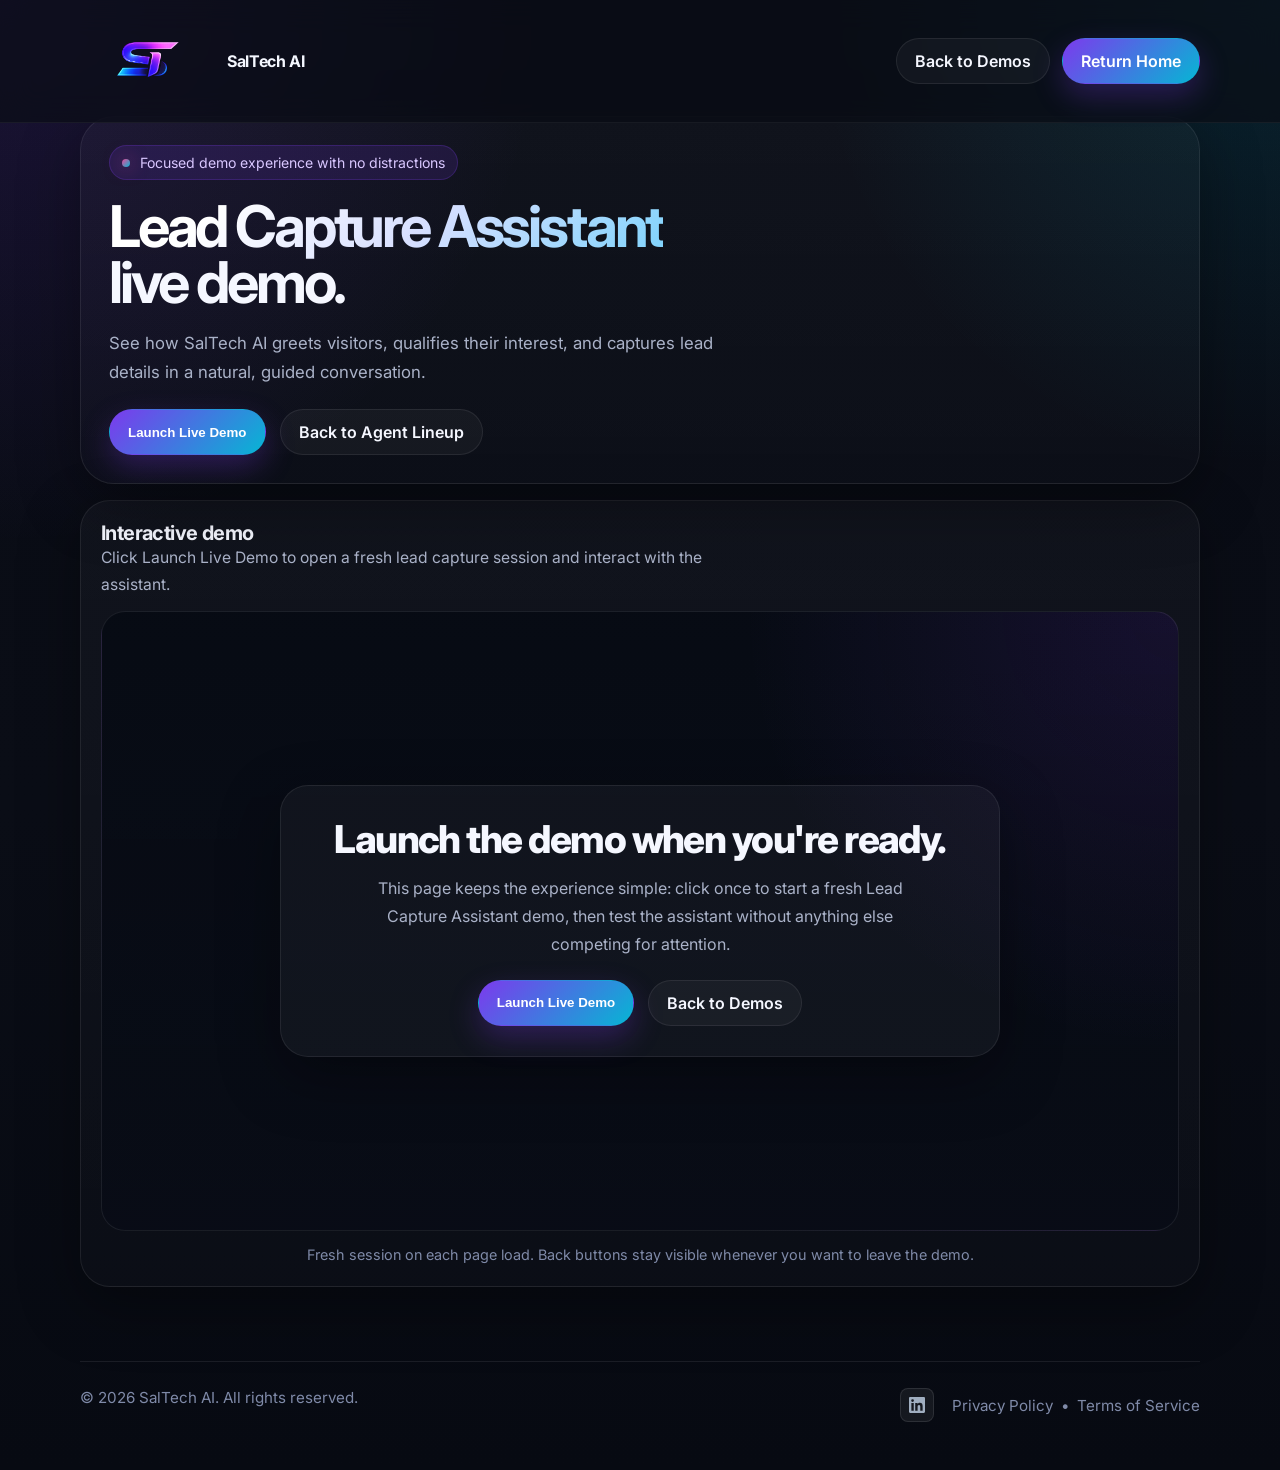
<file: lead-demo.html>
<!DOCTYPE html>
<html lang="en">
<head>
  <meta charset="UTF-8" />
  <meta name="viewport" content="width=device-width, initial-scale=1.0" />
  <title>Sal Tech Solutions | Lead Assistant Demo</title>
  <meta name="description" content="Try the Sal Tech Solutions Lead Capture Assistant demo." />
  <link rel="preconnect" href="https://fonts.googleapis.com">
  <link rel="preconnect" href="https://fonts.gstatic.com" crossorigin>
  <link href="https://fonts.googleapis.com/css2?family=Inter:wght@400;500;600;700;800&display=swap" rel="stylesheet">
  <style>
    :root {
      --bg: #0a0d16;
      --line: rgba(255,255,255,0.08);
      --text: #f5f7ff;
      --muted: #aab2c8;
      --muted-2: #7f8aa8;
      --accent-1: #7c3aed;
      --accent-2: #06b6d4;
      --accent-3: #ec4899;
      --shadow: 0 20px 60px rgba(0,0,0,0.35);
      --max: 1120px;
    }

    * { box-sizing: border-box; }
    html { scroll-behavior: smooth; }
    body {
      margin: 0;
      padding-top: 80px;
      font-family: 'Inter', sans-serif;
      color: var(--text);
      background:
        radial-gradient(circle at top left, rgba(124,58,237,0.16), transparent 28%),
        radial-gradient(circle at top right, rgba(6,182,212,0.14), transparent 24%),
        linear-gradient(180deg, #090c15 0%, #0a0d16 55%, #070a12 100%);
      min-height: 100vh;
      overflow-x: hidden;
    }

    body::before {
      content: "";
      position: fixed;
      inset: 0;
      pointer-events: none;
      background-image:
        linear-gradient(rgba(255,255,255,0.04) 1px, transparent 1px),
        linear-gradient(90deg, rgba(255,255,255,0.04) 1px, transparent 1px);
      background-size: 120px 120px;
      mask-image: linear-gradient(to bottom, rgba(0,0,0,0.55), rgba(0,0,0,0.15));
      opacity: 0.24;
    }

    a { color: inherit; text-decoration: none; }

    .container {
      width: min(calc(100% - 32px), var(--max));
      margin: 0 auto;
    }

    .site-header {
      position: fixed;
      top: 0;
      left: 0;
      right: 0;
      z-index: 100;
      backdrop-filter: blur(16px);
      background: rgba(10, 13, 22, 0.7);
      border-bottom: 1px solid rgba(255,255,255,0.05);
    }

    .nav {
      display: flex;
      align-items: center;
      justify-content: space-between;
      gap: 16px;
      padding: 16px 0;
    }

    .brand {
      display: flex;
      align-items: center;
      gap: 12px;
      font-weight: 700;
      letter-spacing: -0.02em;
    }

    .nav-logo {
      height: 90px;
      width: auto;
      flex-shrink: 0;
      mix-blend-mode: screen;
    }

    .nav-actions {
      display: flex;
      align-items: center;
      gap: 12px;
    }

    .btn {
      display: inline-flex;
      align-items: center;
      justify-content: center;
      gap: 10px;
      min-height: 46px;
      padding: 0 18px;
      border-radius: 999px;
      border: 1px solid transparent;
      font-weight: 600;
      transition: 0.25s ease;
      cursor: pointer;
    }

    .btn-primary {
      background: linear-gradient(135deg, var(--accent-1), var(--accent-2));
      color: white;
      box-shadow: 0 12px 30px rgba(124,58,237,0.28);
    }

    .btn-primary:hover { transform: translateY(-1px); filter: brightness(1.07); }

    .btn-secondary {
      background: rgba(255,255,255,0.04);
      border-color: rgba(255,255,255,0.08);
      color: var(--text);
    }

    .btn-secondary:hover {
      background: rgba(255,255,255,0.07);
      transform: translateY(-1px);
    }

    .hero { padding: 36px 0 18px; }

    .hero-shell {
      position: relative;
      overflow: hidden;
      border: 1px solid rgba(255,255,255,0.08);
      background: linear-gradient(180deg, rgba(255,255,255,0.03), rgba(255,255,255,0.015));
      border-radius: 34px;
      padding: 28px;
      box-shadow: var(--shadow);
    }

    .eyebrow {
      display: inline-flex;
      align-items: center;
      gap: 10px;
      font-size: 0.88rem;
      color: #d9c7ff;
      background: rgba(124,58,237,0.14);
      border: 1px solid rgba(124,58,237,0.24);
      border-radius: 999px;
      padding: 8px 12px;
      margin-bottom: 18px;
    }

    .eyebrow-dot {
      width: 8px;
      height: 8px;
      border-radius: 999px;
      background: linear-gradient(135deg, var(--accent-3), var(--accent-2));
      box-shadow: 0 0 18px rgba(236,72,153,0.65);
    }

    h1 {
      margin: 0;
      font-size: clamp(2.3rem, 4.5vw, 4.6rem);
      line-height: 0.98;
      letter-spacing: -0.055em;
    }

    .gradient-text {
      background: linear-gradient(135deg, #ffffff 20%, #d7dfff 56%, #7dd3fc 100%);
      -webkit-background-clip: text;
      -webkit-text-fill-color: transparent;
      background-clip: text;
      color: transparent;
    }

    .hero-copy {
      margin: 18px 0 0;
      color: var(--muted);
      font-size: 1.05rem;
      line-height: 1.74;
      max-width: 58ch;
    }

    .hero-actions {
      display: flex;
      flex-wrap: wrap;
      gap: 14px;
      margin-top: 22px;
    }

    .demo-section {
      padding: 0 0 44px;
      margin-top: -2px;
    }

    .demo-shell {
      border-radius: 30px;
      padding: 20px;
      background: linear-gradient(180deg, rgba(255,255,255,0.03), rgba(255,255,255,0.015));
      border: 1px solid rgba(255,255,255,0.08);
      box-shadow: var(--shadow);
    }

    .demo-top {
      display: flex;
      align-items: center;
      justify-content: space-between;
      gap: 18px;
      margin-bottom: 12px;
      flex-wrap: wrap;
    }

    .demo-title {
      font-size: 1.25rem;
      font-weight: 700;
      letter-spacing: -0.03em;
    }

    .demo-copy {
      color: var(--muted);
      line-height: 1.7;
      max-width: 62ch;
      font-size: 0.98rem;
    }

    .demo-stage {
      min-height: 620px;
      border-radius: 24px;
      background:
        radial-gradient(circle at top right, rgba(124,58,237,0.12), transparent 35%),
        linear-gradient(180deg, rgba(5,9,18,0.76), rgba(8,12,22,0.82));
      border: 1px solid rgba(255,255,255,0.08);
      display: flex;
      align-items: center;
      justify-content: center;
      padding: 18px;
      position: relative;
      overflow: hidden;
    }

    .launch-state {
      max-width: 720px;
      width: 100%;
      text-align: center;
      padding: 30px 24px;
      border-radius: 28px;
      background: rgba(255,255,255,0.04);
      border: 1px solid rgba(255,255,255,0.08);
      box-shadow: var(--shadow);
    }

    .launch-state.hidden { display: none; }

    .launch-title {
      font-size: clamp(1.8rem, 3vw, 2.7rem);
      font-weight: 800;
      letter-spacing: -0.04em;
      margin: 0 0 12px;
    }

    .launch-copy {
      margin: 0 auto 22px;
      max-width: 55ch;
      color: var(--muted);
      line-height: 1.75;
      font-size: 1rem;
    }

    .launch-actions {
      display: flex;
      justify-content: center;
      flex-wrap: wrap;
      gap: 14px;
    }

    #vf-demo-target {
      width: min(100%, 780px);
      height: 500px;
      border-radius: 24px;
      overflow: hidden;
      border: 1px solid rgba(255,255,255,0.08);
      background: rgba(255,255,255,0.02);
      display: none;
      box-shadow: var(--shadow);
    }

    #vf-demo-target.is-live { display: block; }

    .footnote {
      color: var(--muted-2);
      font-size: 0.9rem;
      line-height: 1.65;
      margin-top: 12px;
      text-align: center;
    }

    @media (max-width: 1024px) {
      .demo-stage { min-height: 560px; }
      #vf-demo-target { height: 540px; }
    }

    @media (max-width: 760px) {
      .nav { flex-wrap: nowrap; justify-content: space-between; align-items: center; padding: 10px 0; gap: 8px; }
      .brand { gap: 8px; min-width: 0; flex-shrink: 1; }
      .brand span { font-size: 0.88rem; white-space: nowrap; overflow: hidden; text-overflow: ellipsis; }
      .nav-logo { height: 38px; }
      .nav-actions { flex-shrink: 0; gap: 6px; }
      .nav-actions .btn { padding: 0 10px; min-height: 34px; font-size: 0.8rem; white-space: nowrap; }
      .nav-actions .btn-secondary { display: none; }
      .hero-shell, .demo-shell { padding: 20px; border-radius: 26px; }
      h1 { font-size: clamp(2.2rem, 13vw, 3.5rem); }
      .demo-stage { min-height: 520px; padding: 14px; }
      #vf-demo-target { height: 500px; }
      .launch-state { padding: 24px 16px; }
    }

    .footer {
      padding: 30px 0 48px;
      color: var(--muted-2);
      font-size: 0.95rem;
    }
    .footer-inner {
      display: flex;
      justify-content: space-between;
      gap: 18px;
      flex-wrap: wrap;
      padding-top: 26px;
      border-top: 1px solid rgba(255,255,255,0.08);
    }
  </style>
</head>
<body>
  <header class="site-header">
    <div class="container nav">
      <a class="brand" href="index.html" aria-label="Sal Tech Solutions home">
        <img src="saltech-logo.png" alt="SalTech AI logo" class="nav-logo">
        <span>SalTech AI</span>
      </a>

      <div class="nav-actions">
        <a class="btn btn-secondary" href="agents.html">Back to Demos</a>
        <a class="btn btn-primary" href="index.html">Return Home</a>
      </div>
    </div>
  </header>

  <main>
    <section class="hero">
      <div class="container hero-shell">
        <div class="eyebrow">
          <span class="eyebrow-dot"></span>
          Focused demo experience with no distractions
        </div>

        <h1>
          <span class="gradient-text">Lead Capture Assistant</span><br>
          live demo.
        </h1>

        <p class="hero-copy">
          See how SalTech AI greets visitors, qualifies their interest, and captures lead details in a natural, guided conversation.
        </p>

        <div class="hero-actions">
          <button class="btn btn-primary" id="launch-demo-btn" type="button">Launch Live Demo</button>
          <a class="btn btn-secondary" href="agents.html">Back to Agent Lineup</a>
        </div>
      </div>
    </section>

    <section class="demo-section">
      <div class="container demo-shell">
        <div class="demo-top">
          <div>
            <div class="demo-title">Interactive demo</div>
            <div class="demo-copy">Click Launch Live Demo to open a fresh lead capture session and interact with the assistant.</div>
          </div>
        </div>

        <div class="demo-stage">
          <div class="launch-state" id="launch-state">
            <h2 class="launch-title">Launch the demo when you're ready.</h2>
            <p class="launch-copy">This page keeps the experience simple: click once to start a fresh Lead Capture Assistant demo, then test the assistant without anything else competing for attention.</p>
            <div class="launch-actions">
              <button class="btn btn-primary" id="launch-demo-btn-2" type="button">Launch Live Demo</button>
              <a class="btn btn-secondary" href="agents.html">Back to Demos</a>
            </div>
          </div>

          <div id="vf-demo-target" aria-label="Lead Demo Container"></div>
        </div>

        <div class="footnote">Fresh session on each page load. Back buttons stay visible whenever you want to leave the demo.</div>
      </div>
    </section>
  </main>

  <script>
    (function () {
      const target = document.getElementById('vf-demo-target');
      const launchState = document.getElementById('launch-state');
      const launchButtons = [
        document.getElementById('launch-demo-btn'),
        document.getElementById('launch-demo-btn-2')
      ].filter(Boolean);

      let scriptLoaded = false;
      let demoStarted = false;

      function clearVoiceflowSessionData() {
        try {
          const keysToRemove = [];
          for (let i = 0; i < window.localStorage.length; i++) {
            const key = window.localStorage.key(i);
            if (key && key.toLowerCase().includes('voiceflow')) keysToRemove.push(key);
          }
          keysToRemove.forEach((key) => window.localStorage.removeItem(key));
        } catch (e) {}
        try {
          const keysToRemove = [];
          for (let i = 0; i < window.sessionStorage.length; i++) {
            const key = window.sessionStorage.key(i);
            if (key && key.toLowerCase().includes('voiceflow')) keysToRemove.push(key);
          }
          keysToRemove.forEach((key) => window.sessionStorage.removeItem(key));
        } catch (e) {}
      }

      function loadVoiceflowScript() {
        return new Promise((resolve, reject) => {
          if (scriptLoaded) { resolve(); return; }
          const script = document.createElement('script');
          script.src = 'https://cdn.voiceflow.com/widget-next/bundle.mjs';
          script.type = 'text/javascript';
          script.onload = () => { scriptLoaded = true; resolve(); };
          script.onerror = reject;
          document.body.appendChild(script);
        });
      }

      async function startDemo() {
        if (demoStarted) return;
        demoStarted = true;

        launchButtons.forEach((btn) => {
          btn.disabled = true;
          btn.textContent = 'Launching...';
        });

        clearVoiceflowSessionData();

        try {
          await loadVoiceflowScript();

          if (!window.voiceflow || !window.voiceflow.chat) {
            throw new Error('Voiceflow widget not available.');
          }

          target.innerHTML = '';
          target.classList.add('is-live');
          launchState.classList.add('hidden');
          setTimeout(() => {
            const yOffset = -130;
            const y = target.getBoundingClientRect().top + window.pageYOffset + yOffset;
            window.scrollTo({ top: y, behavior: 'smooth' });
          }, 300);

          window.voiceflow.chat.load({
            verify: { projectID: '698e36167476fb8251060c1c' },
            url: 'https://general-runtime.voiceflow.com',
            versionID: 'production',
            voice: { url: 'https://runtime-api.voiceflow.com' },
            render: { mode: 'embedded', target: target },
            autostart: false
          });
        } catch (error) {
          demoStarted = false;
          launchButtons.forEach((btn) => {
            btn.disabled = false;
            btn.textContent = 'Launch Live Demo';
          });
          alert('The demo could not be loaded right now. Please try again.');
        }
      }

      window.addEventListener('load', clearVoiceflowSessionData);
      launchButtons.forEach((btn) => btn.addEventListener('click', startDemo));
    })();
  </script>

  <footer class="footer">
    <div class="container footer-inner">
      <div>&copy; 2026 SalTech AI. All rights reserved.</div>
      <div style="display:flex; align-items:center; gap:18px;">
        <a href="https://www.linkedin.com/company/saltech-ai-solutions" target="_blank" rel="noopener noreferrer" aria-label="SalTech AI on LinkedIn" style="display:inline-flex; align-items:center; justify-content:center; width:34px; height:34px; border-radius:8px; background:rgba(255,255,255,0.06); border:1px solid rgba(255,255,255,0.1); transition:0.25s ease;" onmouseover="this.style.background='rgba(10,102,194,0.3)';this.style.borderColor='rgba(10,102,194,0.6)'" onmouseout="this.style.background='rgba(255,255,255,0.06)';this.style.borderColor='rgba(255,255,255,0.1)'">
          <svg xmlns="http://www.w3.org/2000/svg" width="16" height="16" viewBox="0 0 24 24" fill="#a0aec0"><path d="M20.447 20.452h-3.554v-5.569c0-1.328-.027-3.037-1.852-3.037-1.853 0-2.136 1.445-2.136 2.939v5.667H9.351V9h3.414v1.561h.046c.477-.9 1.637-1.85 3.37-1.85 3.601 0 4.267 2.37 4.267 5.455v6.286zM5.337 7.433a2.062 2.062 0 0 1-2.063-2.065 2.064 2.064 0 1 1 2.063 2.065zm1.782 13.019H3.555V9h3.564v11.452zM22.225 0H1.771C.792 0 0 .774 0 1.729v20.542C0 23.227.792 24 1.771 24h20.451C23.2 24 24 23.227 24 22.271V1.729C24 .774 23.2 0 22.222 0h.003z"/></svg>
        </a>
        <div>
          <a href="privacy.html">Privacy Policy</a>
          &nbsp;&bull;&nbsp;
          <a href="terms.html">Terms of Service</a>
        </div>
      </div>
    </div>
  </footer>
</body>
</html>
</file>
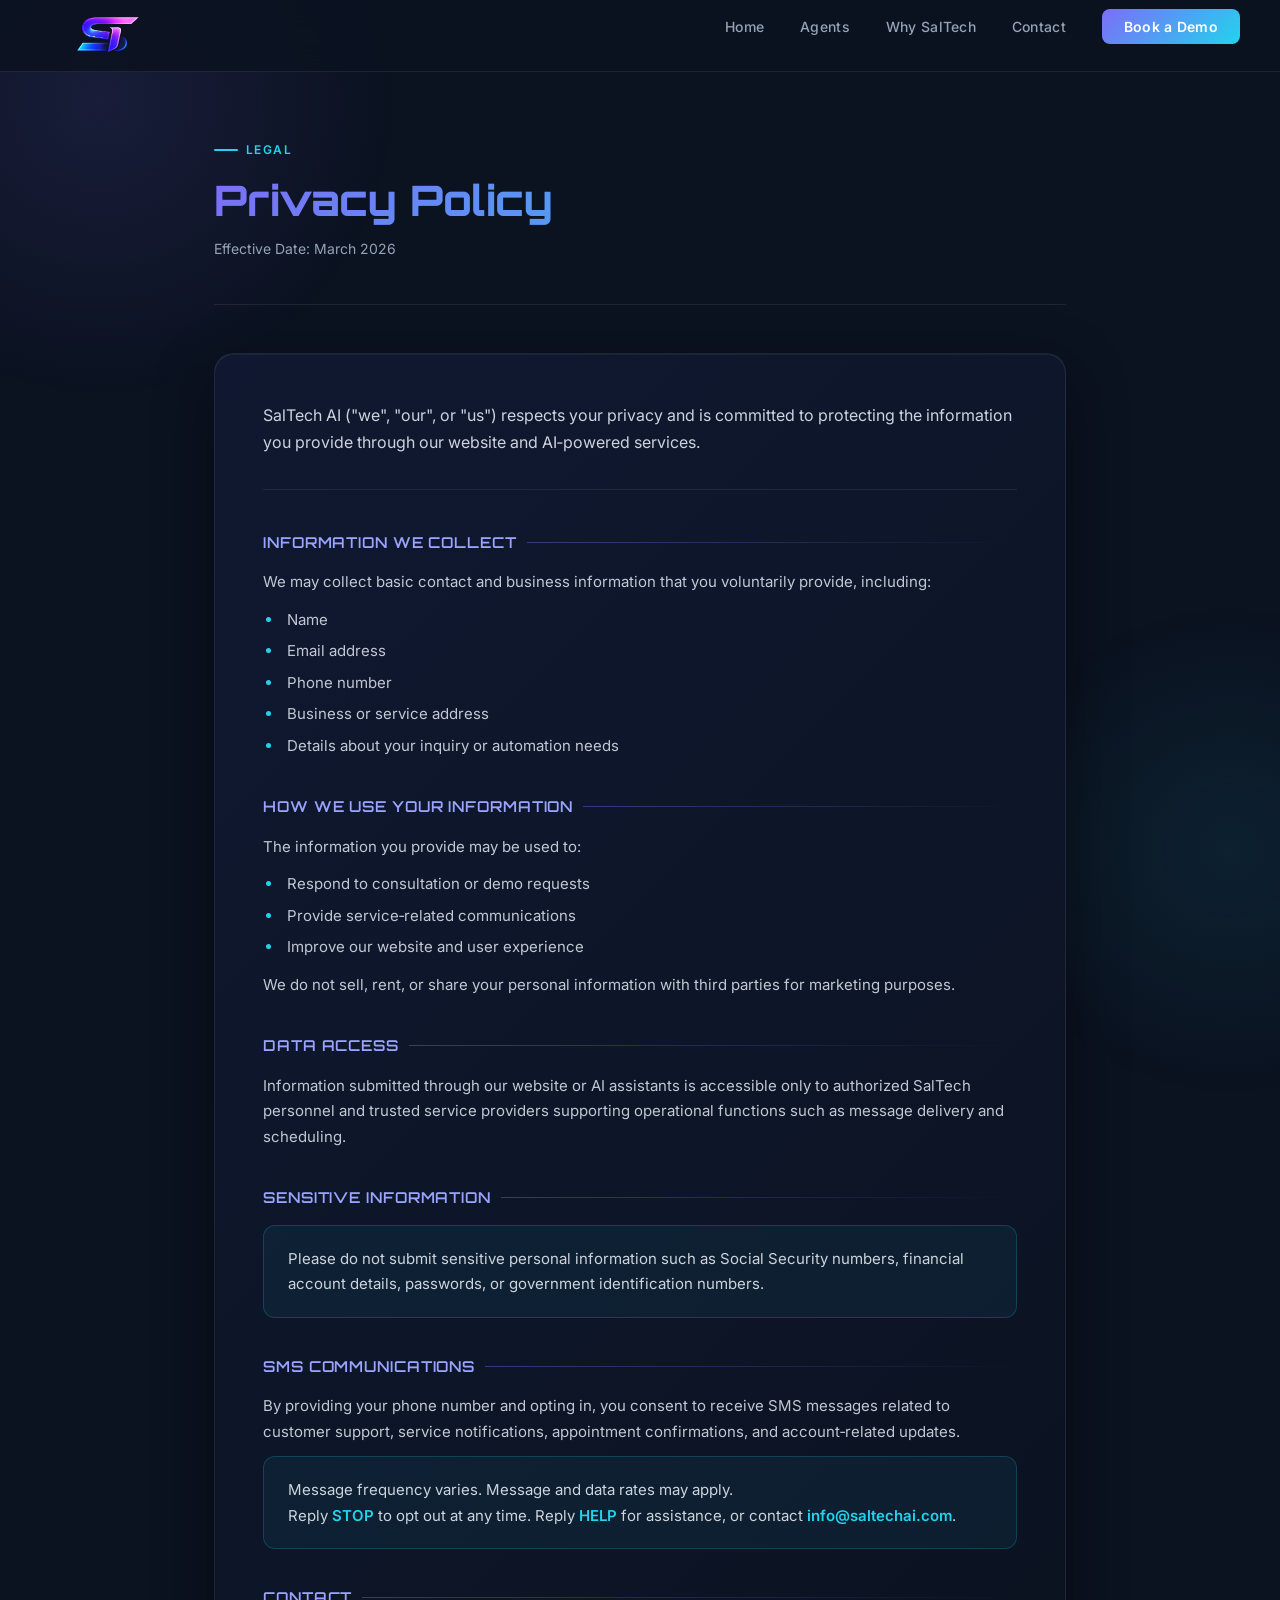
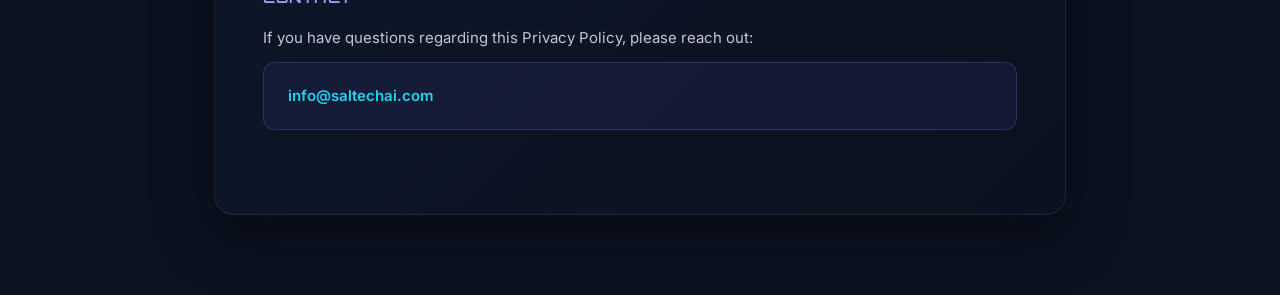
<file: privacy.html>
<!DOCTYPE html>
<html lang="en">
<head>
<meta charset="UTF-8">
<meta name="viewport" content="width=device-width, initial-scale=1.0">
<title>Privacy Policy | SalTech AI</title>
<link rel="icon" type="image/png" href="favicon.png">
<link rel="shortcut icon" href="favicon.png">
<link href="https://fonts.googleapis.com/css2?family=Orbitron:wght@600;800&family=Inter:wght@300;400;500;600&display=swap" rel="stylesheet">

<style>
  :root {
    --bg-dark: #0b1220;
    --bg-card: #111a33;
    --purple: #7c6ef7;
    --purple-light: #9aa3ff;
    --cyan: #22d3ee;
    --cyan-glow: rgba(34,211,238,0.15);
    --text: #e2e8f0;
    --text-muted: #94a3b8;
    --border: rgba(255,255,255,0.08);
    --gradient: linear-gradient(135deg, #7c6ef7, #22d3ee);
  }

  * { box-sizing: border-box; margin: 0; padding: 0; }

  body {
    font-family: 'Inter', sans-serif;
    background: var(--bg-dark);
    color: var(--text);
    line-height: 1.7;
    min-height: 100vh;
  }

  /* Ambient background glow */
  body::before {
    content: '';
    position: fixed;
    top: -200px;
    left: -200px;
    width: 600px;
    height: 600px;
    background: radial-gradient(circle, rgba(124,110,247,0.12) 0%, transparent 70%);
    pointer-events: none;
    z-index: 0;
  }
  body::after {
    content: '';
    position: fixed;
    bottom: -200px;
    right: -200px;
    width: 500px;
    height: 500px;
    background: radial-gradient(circle, rgba(34,211,238,0.08) 0%, transparent 70%);
    pointer-events: none;
    z-index: 0;
  }

  /* ── NAV ── */
  nav {
    position: sticky;
    top: 0;
    z-index: 100;
    display: flex;
    align-items: center;
    justify-content: space-between;
    padding: 0 40px;
    height: 72px;
    background: rgba(11,18,32,0.85);
    backdrop-filter: blur(16px);
    -webkit-backdrop-filter: blur(16px);
    border-bottom: 1px solid var(--border);
  }

  .nav-logo img {
    height: 90px;
    mix-blend-mode: screen;
    display: block;
  }

  .nav-links {
    display: flex;
    gap: 32px;
    list-style: none;
  }

  .nav-links a {
    color: var(--text-muted);
    text-decoration: none;
    font-size: 14px;
    font-weight: 500;
    letter-spacing: 0.02em;
    transition: color 0.2s;
  }

  .nav-links a:hover { color: var(--cyan); }

  .nav-cta {
    background: var(--gradient);
    color: #fff !important;
    padding: 9px 22px;
    border-radius: 8px;
    font-weight: 600 !important;
    font-size: 14px;
    transition: opacity 0.2s !important;
  }
  .nav-cta:hover { opacity: 0.85; color: #fff !important; }

  /* ── PAGE CONTENT ── */
  .page-wrapper {
    position: relative;
    z-index: 1;
    max-width: 900px;
    margin: 60px auto 80px;
    padding: 0 24px;
  }

  /* Hero header */
  .page-header {
    margin-bottom: 48px;
    padding-bottom: 32px;
    border-bottom: 1px solid var(--border);
  }

  .page-label {
    display: inline-flex;
    align-items: center;
    gap: 8px;
    font-size: 12px;
    font-weight: 600;
    letter-spacing: 0.12em;
    text-transform: uppercase;
    color: var(--cyan);
    margin-bottom: 16px;
  }

  .page-label::before {
    content: '';
    display: block;
    width: 24px;
    height: 2px;
    background: var(--cyan);
    border-radius: 2px;
  }

  h1 {
    font-family: 'Orbitron', monospace;
    font-size: clamp(28px, 5vw, 42px);
    font-weight: 800;
    background: var(--gradient);
    -webkit-background-clip: text;
    -webkit-text-fill-color: transparent;
    background-clip: text;
    line-height: 1.15;
    margin-bottom: 12px;
  }

  .effective-date {
    font-size: 14px;
    color: var(--text-muted);
    font-weight: 400;
  }

  /* Content card */
  .content-card {
    background: linear-gradient(135deg, rgba(17,26,51,0.9), rgba(11,18,32,0.95));
    border: 1px solid var(--border);
    border-radius: 20px;
    padding: 48px;
    box-shadow: 0 20px 60px rgba(0,0,0,0.4), inset 0 1px 0 rgba(255,255,255,0.05);
  }

  /* Intro paragraph */
  .intro {
    font-size: 16px;
    color: var(--text);
    opacity: 0.9;
    margin-bottom: 40px;
    padding-bottom: 32px;
    border-bottom: 1px solid var(--border);
  }

  /* Sections */
  .section {
    margin-bottom: 36px;
  }

  h2 {
    font-family: 'Orbitron', monospace;
    font-size: 15px;
    font-weight: 600;
    letter-spacing: 0.06em;
    text-transform: uppercase;
    color: var(--purple-light);
    margin-bottom: 14px;
    display: flex;
    align-items: center;
    gap: 10px;
  }

  h2::after {
    content: '';
    flex: 1;
    height: 1px;
    background: linear-gradient(90deg, var(--purple), transparent);
    opacity: 0.4;
  }

  p, ul {
    font-size: 15px;
    color: rgba(226,232,240,0.85);
    margin-bottom: 12px;
  }

  ul {
    padding-left: 20px;
  }

  ul li {
    margin-bottom: 6px;
    padding-left: 4px;
  }

  ul li::marker {
    color: var(--cyan);
  }

  strong {
    color: var(--text);
    font-weight: 600;
  }

  /* Highlight box */
  .highlight-box {
    background: rgba(34,211,238,0.06);
    border: 1px solid rgba(34,211,238,0.2);
    border-radius: 12px;
    padding: 20px 24px;
    margin-top: 12px;
    margin-bottom: 12px;
    font-size: 15px;
    color: rgba(226,232,240,0.9);
  }

  .highlight-box strong {
    color: var(--cyan);
  }

  /* Contact block */
  .contact-block {
    margin-top: 8px;
    padding: 20px 24px;
    background: rgba(124,110,247,0.08);
    border: 1px solid rgba(124,110,247,0.25);
    border-radius: 12px;
    font-size: 15px;
  }

  .contact-block a {
    color: var(--cyan);
    text-decoration: none;
    font-weight: 600;
  }

  .contact-block a:hover { text-decoration: underline; }

  /* ── FOOTER ── */
  footer {
    position: relative;
    z-index: 1;
    border-top: 1px solid var(--border);
    padding: 32px 40px;
    display: flex;
    justify-content: space-between;
    align-items: center;
    flex-wrap: wrap;
    gap: 16px;
    font-size: 13px;
    color: var(--text-muted);
  }

  .footer-links {
    display: flex;
    gap: 24px;
  }

  .footer-links a {
    color: var(--purple-light);
    text-decoration: none;
    font-weight: 500;
    transition: color 0.2s;
  }

  .footer-links a:hover { color: var(--cyan); }

  /* ── RESPONSIVE ── */
  @media (max-width: 680px) {
    nav { padding: 0 20px; }
    .nav-links { display: none; }
    .content-card { padding: 28px 20px; }
    footer { padding: 24px 20px; flex-direction: column; align-items: flex-start; }
  }
</style>
</head>
<body>

<!-- NAV -->
<nav>
  <a class="nav-logo" href="index.html">
    <img src="saltech-logo.png" alt="SalTech AI">
  </a>
  <ul class="nav-links">
    <li><a href="index.html">Home</a></li>
    <li><a href="agents.html">Agents</a></li>
    <li><a href="whysaltech.html">Why SalTech</a></li>
    <li><a href="contact.html">Contact</a></li>
    <li><a href="booking-demo.html" class="nav-cta">Book a Demo</a></li>
  </ul>
</nav>

<!-- PAGE -->
<div class="page-wrapper">

  <div class="page-header">
    <div class="page-label">Legal</div>
    <h1>Privacy Policy</h1>
    <p class="effective-date">Effective Date: March 2026</p>
  </div>

  <div class="content-card">

    <p class="intro">
      SalTech AI ("we", "our", or "us") respects your privacy and is committed to protecting the information you provide through our website and AI‑powered services.
    </p>

    <div class="section">
      <h2>Information We Collect</h2>
      <p>We may collect basic contact and business information that you voluntarily provide, including:</p>
      <ul>
        <li>Name</li>
        <li>Email address</li>
        <li>Phone number</li>
        <li>Business or service address</li>
        <li>Details about your inquiry or automation needs</li>
      </ul>
    </div>

    <div class="section">
      <h2>How We Use Your Information</h2>
      <p>The information you provide may be used to:</p>
      <ul>
        <li>Respond to consultation or demo requests</li>
        <li>Provide service‑related communications</li>
        <li>Improve our website and user experience</li>
      </ul>
      <p>We do not sell, rent, or share your personal information with third parties for marketing purposes.</p>
    </div>

    <div class="section">
      <h2>Data Access</h2>
      <p>
        Information submitted through our website or AI assistants is accessible only to authorized SalTech personnel and trusted service providers supporting operational functions such as message delivery and scheduling.
      </p>
    </div>

    <div class="section">
      <h2>Sensitive Information</h2>
      <div class="highlight-box">
        Please do not submit sensitive personal information such as Social Security numbers, financial account details, passwords, or government identification numbers.
      </div>
    </div>

    <div class="section">
      <h2>SMS Communications</h2>
      <p>
        By providing your phone number and opting in, you consent to receive SMS messages related to customer support, service notifications, appointment confirmations, and account‑related updates.
      </p>
      <div class="highlight-box">
        Message frequency varies. Message and data rates may apply.<br>
        Reply <strong>STOP</strong> to opt out at any time. Reply <strong>HELP</strong> for assistance,
        or contact <strong>info@saltechai.com</strong>.
      </div>
    </div>

    <div class="section">
      <h2>Contact</h2>
      <p>If you have questions regarding this Privacy Policy, please reach out:</p>
      <div class="contact-block">
        <a href="mailto:info@saltechai.com">info@saltechai.com</a>
      </div>
    </div>

  </d
</file>
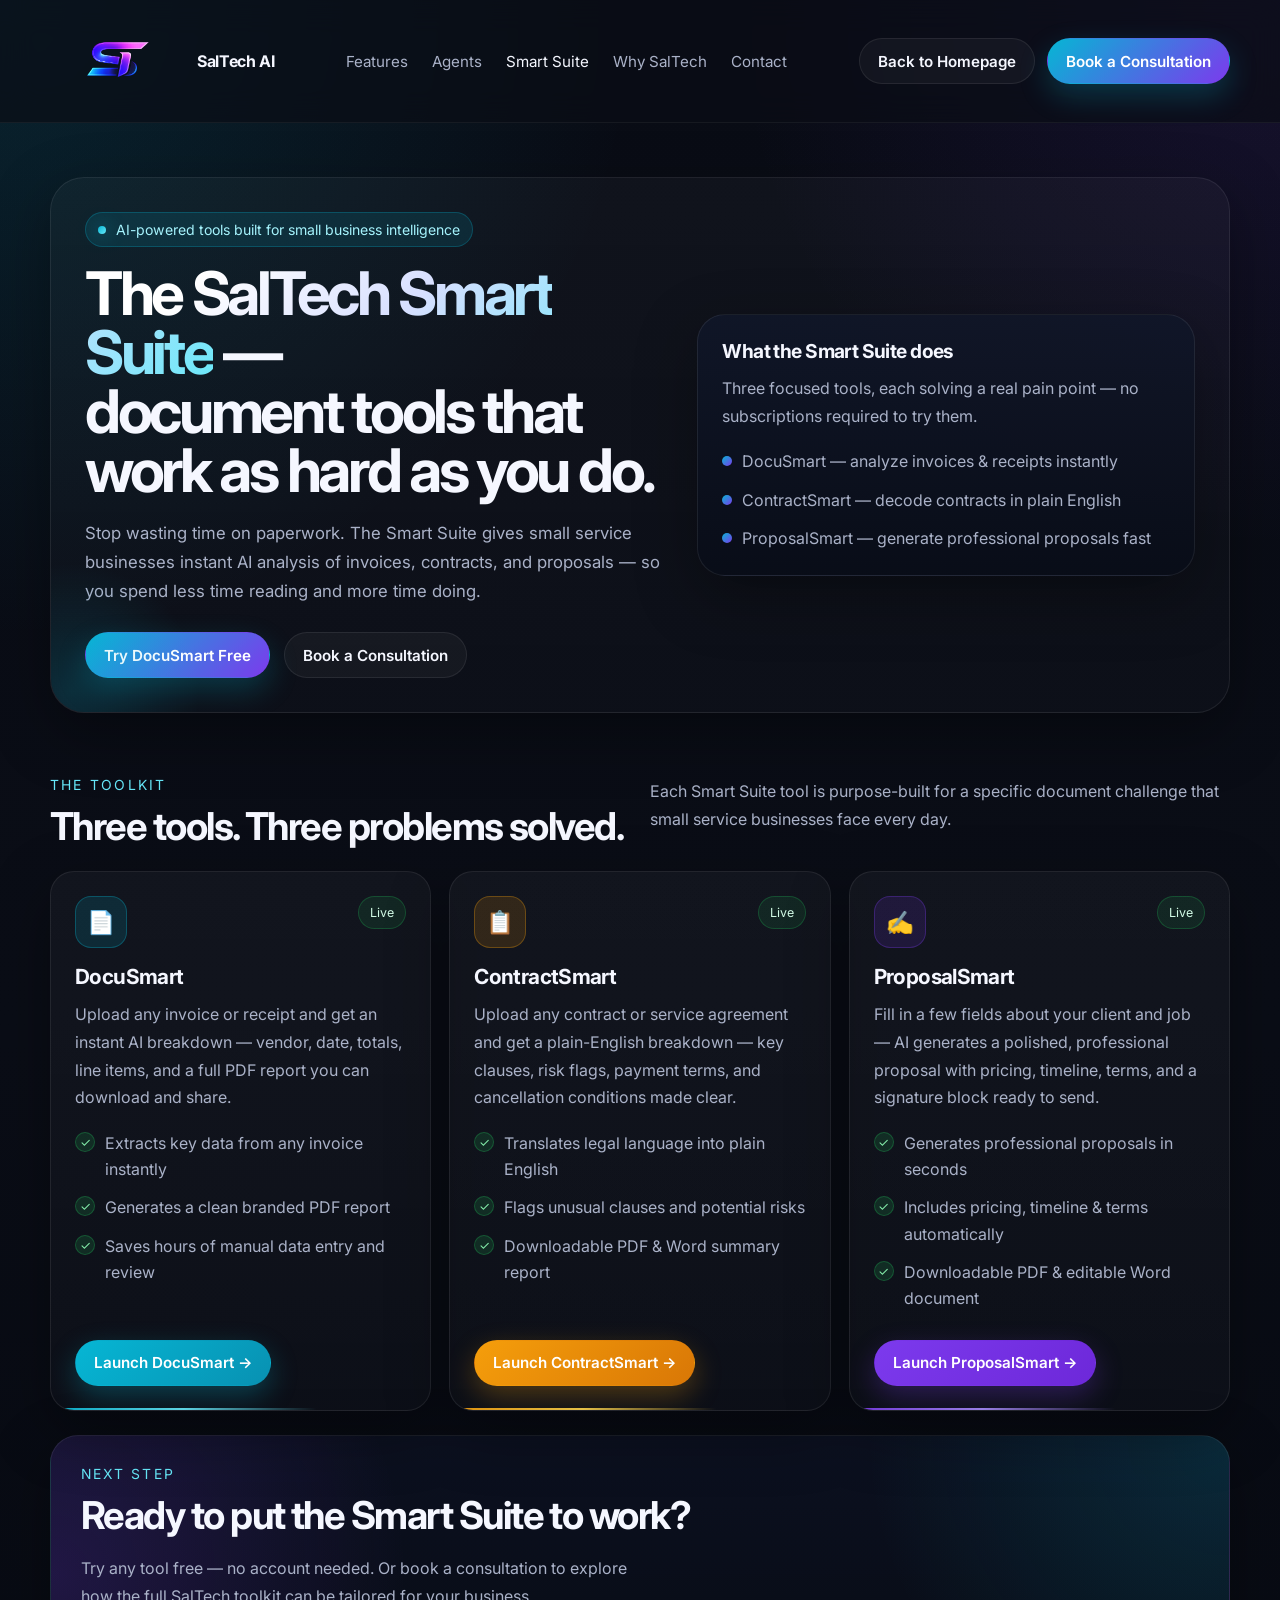
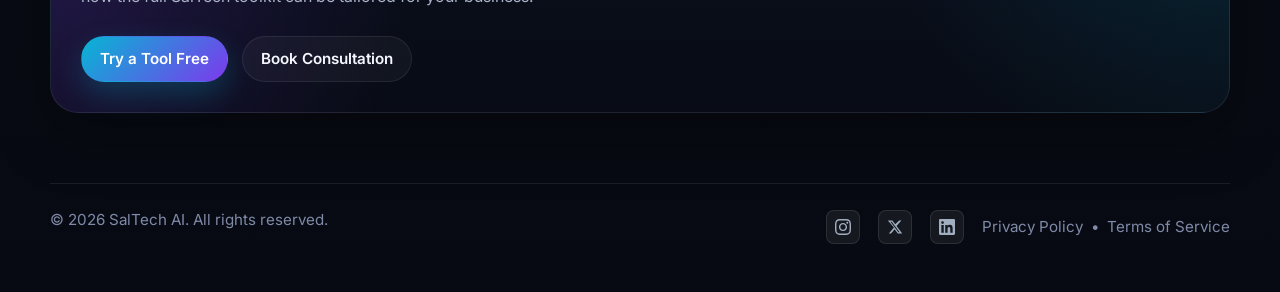
<file: smart-suite.html>
<!DOCTYPE html>
<html lang="en">
<head>
  <meta charset="UTF-8" />
  <meta name="viewport" content="width=device-width, initial-scale=1.0" />
  <title>Sal Tech Solutions | Smart Suite</title>
  <meta name="description" content="The SalTech Smart Suite — AI-powered document tools for small businesses. Analyze invoices, decode contracts, and generate professional proposals in seconds." />
  <link rel="preconnect" href="https://fonts.googleapis.com">
  <link rel="preconnect" href="https://fonts.gstatic.com" crossorigin>
  <link href="https://fonts.googleapis.com/css2?family=Inter:wght@400;500;600;700;800&display=swap" rel="stylesheet">
  <style>
    :root {
      --bg: #0a0d16;
      --bg-soft: #111729;
      --panel: rgba(17, 23, 41, 0.76);
      --line: rgba(255,255,255,0.08);
      --text: #f5f7ff;
      --muted: #aab2c8;
      --muted-2: #7f8aa8;
      --accent-1: #7c3aed;
      --accent-2: #06b6d4;
      --accent-3: #ec4899;
      --success: #22c55e;
      --warning: #f59e0b;
      /* Smart Suite signature accents */
      --teal:   #06b6d4;
      --amber:  #f59e0b;
      --purple: #7c3aed;
      --shadow: 0 20px 60px rgba(0,0,0,0.34);
      --max: 1180px;
    }

    * { box-sizing: border-box; }
    html { scroll-behavior: smooth; }
    body {
      margin: 0;
      font-family: 'Inter', sans-serif;
      color: var(--text);
      background:
        radial-gradient(circle at top left, rgba(6,182,212,0.14), transparent 28%),
        radial-gradient(circle at top right, rgba(124,58,237,0.12), transparent 24%),
        linear-gradient(180deg, #090c15 0%, #0a0d16 55%, #070a12 100%);
      min-height: 100vh;
      overflow-x: hidden;
    }

    body::before {
      content: "";
      position: fixed;
      inset: 0;
      pointer-events: none;
      background-image:
        linear-gradient(rgba(255,255,255,0.04) 1px, transparent 1px),
        linear-gradient(90deg, rgba(255,255,255,0.04) 1px, transparent 1px);
      background-size: 120px 120px;
      mask-image: linear-gradient(to bottom, rgba(0,0,0,0.55), rgba(0,0,0,0.15));
      opacity: 0.26;
    }

    a { color: inherit; text-decoration: none; }

    .container {
      width: min(calc(100% - 32px), var(--max));
      margin: 0 auto;
    }

    /* ── NAV ── */
    .site-header {
      position: sticky;
      top: 0;
      z-index: 100;
      backdrop-filter: blur(16px);
      background: rgba(10, 13, 22, 0.7);
      border-bottom: 1px solid rgba(255,255,255,0.05);
    }

    .nav {
      display: flex;
      align-items: center;
      justify-content: space-between;
      gap: 16px;
      padding: 16px 0;
    }

    .brand {
      display: flex;
      align-items: center;
      gap: 12px;
      font-weight: 700;
      letter-spacing: -0.02em;
    }

    .nav-logo {
      height: 90px;
      width: auto;
      flex-shrink: 0;
      mix-blend-mode: screen;
    }

    .nav-links {
      display: flex;
      align-items: center;
      gap: 24px;
      color: var(--muted);
      font-size: 0.95rem;
    }

    .nav-links a:hover,
    .nav-links a.is-active { color: var(--text); }

    .nav-actions {
      display: flex;
      align-items: center;
      gap: 12px;
    }

    .btn {
      display: inline-flex;
      align-items: center;
      justify-content: center;
      gap: 10px;
      min-height: 46px;
      padding: 0 18px;
      border-radius: 999px;
      border: 1px solid transparent;
      font-weight: 600;
      transition: 0.25s ease;
      cursor: pointer;
      font-size: 0.95rem;
    }

    .btn-primary {
      background: linear-gradient(135deg, var(--teal), var(--accent-1));
      color: white;
      box-shadow: 0 12px 30px rgba(6,182,212,0.24);
    }

    .btn-primary:hover { transform: translateY(-1px); filter: brightness(1.07); }

    .btn-secondary {
      background: rgba(255,255,255,0.04);
      border-color: rgba(255,255,255,0.08);
      color: var(--text);
    }

    .btn-secondary:hover {
      background: rgba(255,255,255,0.07);
      transform: translateY(-1px);
    }

    /* ── HERO ── */
    .hero {
      padding: 54px 0 30px;
    }

    .hero-shell {
      position: relative;
      overflow: hidden;
      border: 1px solid rgba(255,255,255,0.08);
      background: linear-gradient(180deg, rgba(255,255,255,0.03), rgba(255,255,255,0.015));
      border-radius: 34px;
      padding: 34px;
      box-shadow: var(--shadow);
    }

    .hero-shell::before {
      content: "";
      position: absolute;
      inset: auto auto -120px -120px;
      width: 280px;
      height: 280px;
      background: radial-gradient(circle, rgba(6,182,212,0.18), transparent 65%);
      pointer-events: none;
    }

    .hero-grid {
      display: grid;
      grid-template-columns: 1.08fr 0.92fr;
      gap: 28px;
      align-items: center;
    }

    .eyebrow {
      display: inline-flex;
      align-items: center;
      gap: 10px;
      font-size: 0.88rem;
      color: #a5f3fc;
      background: rgba(6,182,212,0.12);
      border: 1px solid rgba(6,182,212,0.26);
      border-radius: 999px;
      padding: 8px 12px;
      margin-bottom: 18px;
    }

    .eyebrow-dot {
      width: 8px;
      height: 8px;
      border-radius: 999px;
      background: linear-gradient(135deg, var(--teal), #67e8f9);
      box-shadow: 0 0 18px rgba(6,182,212,0.7);
    }

    h1 {
      margin: 0;
      font-size: clamp(2.35rem, 4.7vw, 4.8rem);
      line-height: 0.98;
      letter-spacing: -0.055em;
    }

    .gradient-text {
      background: linear-gradient(135deg, #ffffff 20%, #d7dfff 56%, #67e8f9 100%);
      -webkit-background-clip: text;
      -webkit-text-fill-color: transparent;
      background-clip: text;
      color: transparent;
    }

    .hero-copy {
      margin: 18px 0 0;
      color: var(--muted);
      font-size: 1.05rem;
      line-height: 1.74;
      max-width: 58ch;
    }

    .hero-actions {
      display: flex;
      flex-wrap: wrap;
      gap: 14px;
      margin-top: 26px;
    }

    .hero-panel {
      border-radius: 28px;
      padding: 24px;
      background: linear-gradient(180deg, rgba(17,23,41,0.9), rgba(9,13,24,0.9));
      border: 1px solid rgba(255,255,255,0.08);
      box-shadow: var(--shadow);
    }

    .hero-panel h3 {
      margin: 0 0 12px;
      font-size: 1.2rem;
      letter-spacing: -0.03em;
    }

    .hero-panel p {
      margin: 0;
      color: var(--muted);
      line-height: 1.72;
    }

    .mini-list {
      display: grid;
      gap: 12px;
      margin-top: 18px;
    }

    .mini-list-item {
      display: flex;
      gap: 10px;
      align-items: start;
      color: var(--muted);
      line-height: 1.65;
    }

    .mini-dot {
      width: 10px;
      height: 10px;
      border-radius: 999px;
      margin-top: 8px;
      flex-shrink: 0;
      background: linear-gradient(135deg, var(--teal), var(--accent-1));
    }

    /* ── SECTION ── */
    .section {
      padding: 18px 0 40px;
    }

    .section-head {
      display: flex;
      align-items: end;
      justify-content: space-between;
      gap: 18px;
      margin-bottom: 22px;
    }

    .section-kicker {
      color: #67e8f9;
      font-size: 0.87rem;
      text-transform: uppercase;
      letter-spacing: 0.16em;
      margin-bottom: 10px;
    }

    h2 {
      margin: 0;
      font-size: clamp(1.9rem, 3vw, 3rem);
      letter-spacing: -0.04em;
    }

    .section-copy {
      color: var(--muted);
      max-width: 58ch;
      line-height: 1.75;
    }

    /* ── TOOL GRID ── */
    .tool-grid {
      display: grid;
      grid-template-columns: repeat(3, 1fr);
      gap: 18px;
    }

    .card {
      position: relative;
      overflow: hidden;
      padding: 24px;
      border-radius: 24px;
      background: linear-gradient(180deg, rgba(255,255,255,0.035), rgba(255,255,255,0.02));
      border: 1px solid rgba(255,255,255,0.08);
      box-shadow: var(--shadow);
      display: flex;
      flex-direction: column;
      min-height: 100%;
      transition: transform 0.2s ease, border-color 0.2s ease;
    }

    .card:hover {
      transform: translateY(-3px);
    }

    /* Per-tool bottom accent lines */
    .card-docusmart::after {
      content: "";
      position: absolute;
      inset: auto auto 0 0;
      width: 100%;
      height: 2px;
      background: linear-gradient(90deg, var(--teal), #67e8f9, transparent 70%);
      opacity: 0.9;
    }

    .card-contractsmart::after {
      content: "";
      position: absolute;
      inset: auto auto 0 0;
      width: 100%;
      height: 2px;
      background: linear-gradient(90deg, var(--amber), #fcd34d, transparent 70%);
      opacity: 0.9;
    }

    .card-proposalsmart::after {
      content: "";
      position: absolute;
      inset: auto auto 0 0;
      width: 100%;
      height: 2px;
      background: linear-gradient(90deg, var(--purple), #a78bfa, transparent 70%);
      opacity: 0.9;
    }

    .card-top {
      display: flex;
      justify-content: space-between;
      align-items: start;
      gap: 12px;
      margin-bottom: 16px;
    }

    /* Per-tool icon backgrounds */
    .card-icon {
      width: 52px;
      height: 52px;
      border-radius: 16px;
      display: grid;
      place-items: center;
      font-size: 1.4rem;
      flex-shrink: 0;
    }

    .icon-teal {
      background: rgba(6,182,212,0.14);
      border: 1px solid rgba(6,182,212,0.3);
      color: #67e8f9;
    }

    .icon-amber {
      background: rgba(245,158,11,0.14);
      border: 1px solid rgba(245,158,11,0.3);
      color: #fcd34d;
    }

    .icon-purple {
      background: rgba(124,58,237,0.14);
      border: 1px solid rgba(124,58,237,0.3);
      color: #c4b5fd;
    }

    .badge {
      display: inline-flex;
      align-items: center;
      gap: 8px;
      padding: 8px 11px;
      border-radius: 999px;
      font-size: 0.78rem;
      white-space: nowrap;
      border: 1px solid rgba(255,255,255,0.08);
      background: rgba(255,255,255,0.05);
      color: #dbe6ff;
    }

    .badge.live { color: #d1fae5; border-color: rgba(34,197,94,0.25); background: rgba(34,197,94,0.1); }
    .badge.soon { color: #fde68a; border-color: rgba(245,158,11,0.25); background: rgba(245,158,11,0.1); }

    .card h3 {
      margin: 0 0 12px;
      font-size: 1.3rem;
      letter-spacing: -0.03em;
    }

    .card p {
      margin: 0;
      color: var(--muted);
      line-height: 1.72;
    }

    .benefits {
      display: grid;
      gap: 12px;
      margin: 18px 0 20px;
    }

    .benefit {
      display: flex;
      gap: 10px;
      align-items: start;
      color: var(--muted);
      line-height: 1.65;
    }

    .benefit-check {
      width: 20px;
      height: 20px;
      border-radius: 999px;
      display: inline-grid;
      place-items: center;
      background: rgba(34,197,94,0.15);
      color: #86efac;
      flex-shrink: 0;
      margin-top: 2px;
      border: 1px solid rgba(34,197,94,0.28);
      font-size: 0.78rem;
    }

    .actions-row {
      display: flex;
      gap: 12px;
      flex-wrap: wrap;
      margin-top: auto;
      padding-top: 8px;
    }

    /* Per-tool launch buttons */
    .btn-teal {
      background: linear-gradient(135deg, var(--teal), #0891b2);
      color: white;
      box-shadow: 0 10px 28px rgba(6,182,212,0.28);
    }
    .btn-teal:hover { transform: translateY(-1px); filter: brightness(1.08); }

    .btn-amber {
      background: linear-gradient(135deg, var(--amber), #d97706);
      color: white;
      box-shadow: 0 10px 28px rgba(245,158,11,0.28);
    }
    .btn-amber:hover { transform: translateY(-1px); filter: brightness(1.08); }

    .btn-purple {
      background: linear-gradient(135deg, var(--purple), #6d28d9);
      color: white;
      box-shadow: 0 10px 28px rgba(124,58,237,0.28);
    }
    .btn-purple:hover { transform: translateY(-1px); filter: brightness(1.08); }

    /* ── CTA ── */
    .cta-wrap {
      margin-top: 24px;
      padding: 30px;
      border-radius: 28px;
      background:
        radial-gradient(circle at top right, rgba(6,182,212,0.16), transparent 30%),
        radial-gradient(circle at left center, rgba(124,58,237,0.2), transparent 30%),
        linear-gradient(180deg, rgba(12,17,32,0.95), rgba(8,12,22,0.96));
      border: 1px solid rgba(255,255,255,0.08);
      box-shadow: var(--shadow);
    }

    /* ── FOOTER ── */
    .footer {
      padding: 30px 0 48px;
      color: var(--muted-2);
      font-size: 0.95rem;
    }

    .footer-inner {
      display: flex;
      justify-content: space-between;
      gap: 18px;
      flex-wrap: wrap;
      padding-top: 26px;
      border-top: 1px solid rgba(255,255,255,0.08);
    }

    /* ── RESPONSIVE ── */
    @media (max-width: 1080px) {
      .tool-grid {
        grid-template-columns: 1fr 1fr;
      }
      .hero-grid {
        grid-template-columns: 1fr;
      }
    }

    @media (max-width: 760px) {
      .nav { flex-wrap: nowrap; justify-content: space-between; align-items: center; padding: 10px 0; gap: 8px; }
      .nav-links { display: none; }
      .brand { gap: 8px; min-width: 0; flex-shrink: 1; }
      .brand span { font-size: 0.88rem; white-space: nowrap; overflow: hidden; text-overflow: ellipsis; }
      .nav-logo { height: 38px; }
      .nav-actions { flex-shrink: 0; gap: 6px; }
      .nav-actions .btn { padding: 0 10px; min-height: 34px; font-size: 0.8rem; white-space: nowrap; }
      .nav-actions .btn-secondary { display: none; }
      .hero-shell { padding: 22px; border-radius: 28px; }
      .tool-grid { grid-template-columns: 1fr; }
      h1 { font-size: clamp(2.2rem, 13vw, 3.5rem); }
      .section-head { align-items: start; flex-direction: column; }
      .footer-inner { flex-direction: column; }
    }
  </style>
</head>
<body>

  <header class="site-header">
    <div class="container nav">
      <a class="brand" href="index.html" aria-label="Sal Tech Solutions home">
        <img src="saltech-logo.png" alt="SalTech AI logo" class="nav-logo">
        <span>SalTech AI</span>
      </a>

      <nav class="nav-links" aria-label="Primary navigation">
        <a href="index.html#features">Features</a>
        <a href="agents.html">Agents</a>
        <a class="is-active" href="smart-suite.html">Smart Suite</a>
        <a href="whysaltech.html">Why SalTech</a>
        <a href="contact.html">Contact</a>
      </nav>

      <div class="nav-actions">
        <a class="btn btn-secondary" href="index.html">Back to Homepage</a>
        <a class="btn btn-primary" href="contact.html">Book a Consultation</a>
      </div>
    </div>
  </header>

  <main>
    <section class="hero">
      <div class="container hero-shell">
        <div class="hero-grid">
          <div>
            <div class="eyebrow">
              <span class="eyebrow-dot"></span>
              AI-powered tools built for small business intelligence
            </div>

            <h1>
              <span class="gradient-text">The SalTech Smart Suite</span> &mdash;<br>
              document tools that work as hard as you do.
            </h1>

            <p class="hero-copy">
              Stop wasting time on paperwork. The Smart Suite gives small service businesses instant AI analysis of invoices, contracts, and proposals — so you spend less time reading and more time doing.
            </p>

            <div class="hero-actions">
              <a class="btn btn-primary" href="https://saltechai.vercel.app/docusmart.html">Try DocuSmart Free</a>
              <a class="btn btn-secondary" href="contact.html">Book a Consultation</a>
            </div>
          </div>

          <div class="hero-panel">
            <h3>What the Smart Suite does</h3>
            <p>
              Three focused tools, each solving a real pain point — no subscriptions required to try them.
            </p>
            <div class="mini-list">
              <div class="mini-list-item"><span class="mini-dot"></span><span>DocuSmart — analyze invoices &amp; receipts instantly</span></div>
              <div class="mini-list-item"><span class="mini-dot"></span><span>ContractSmart — decode contracts in plain English</span></div>
              <div class="mini-list-item"><span class="mini-dot"></span><span>ProposalSmart — generate professional proposals fast</span></div>
            </div>
          </div>
        </div>
      </div>
    </section>

    <section class="section">
      <div class="container">
        <div class="section-head">
          <div>
            <div class="section-kicker">The toolkit</div>
            <h2>Three tools. Three problems solved.</h2>
          </div>
          <p class="section-copy">
            Each Smart Suite tool is purpose-built for a specific document challenge that small service businesses face every day.
          </p>
        </div>

        <div class="tool-grid">

          <!-- DocuSmart -->
          <article class="card card-docusmart">
            <div class="card-top">
              <div class="card-icon icon-teal">📄</div>
              <span class="badge live">Live</span>
            </div>
            <h3>DocuSmart</h3>
            <p>Upload any invoice or receipt and get an instant AI breakdown — vendor, date, totals, line items, and a full PDF report you can download and share.</p>

            <div class="benefits">
              <div class="benefit"><span class="benefit-check">✓</span><span>Extracts key data from any invoice instantly</span></div>
              <div class="benefit"><span class="benefit-check">✓</span><span>Generates a clean branded PDF report</span></div>
              <div class="benefit"><span class="benefit-check">✓</span><span>Saves hours of manual data entry and review</span></div>
            </div>

            <div class="actions-row">
              <a class="btn btn-teal" href="https://saltechai.vercel.app/docusmart.html">Launch DocuSmart →</a>
            </div>
          </article>

          <!-- ContractSmart -->
          <article class="card card-contractsmart">
            <div class="card-top">
              <div class="card-icon icon-amber">📋</div>
              <span class="badge live">Live</span>
            </div>
            <h3>ContractSmart</h3>
            <p>Upload any contract or service agreement and get a plain-English breakdown — key clauses, risk flags, payment terms, and cancellation conditions made clear.</p>

            <div class="benefits">
              <div class="benefit"><span class="benefit-check">✓</span><span>Translates legal language into plain English</span></div>
              <div class="benefit"><span class="benefit-check">✓</span><span>Flags unusual clauses and potential risks</span></div>
              <div class="benefit"><span class="benefit-check">✓</span><span>Downloadable PDF &amp; Word summary report</span></div>
            </div>

            <div class="actions-row">
              <a class="btn btn-amber" href="https://saltechai.vercel.app/contractsmart.html">Launch ContractSmart →</a>
            </div>
          </article>

          <!-- ProposalSmart -->
          <article class="card card-proposalsmart">
            <div class="card-top">
              <div class="card-icon icon-purple">✍️</div>
              <span class="badge live">Live</span>
            </div>
            <h3>ProposalSmart</h3>
            <p>Fill in a few fields about your client and job — AI generates a polished, professional proposal with pricing, timeline, terms, and a signature block ready to send.</p>

            <div class="benefits">
              <div class="benefit"><span class="benefit-check">✓</span><span>Generates professional proposals in seconds</span></div>
              <div class="benefit"><span class="benefit-check">✓</span><span>Includes pricing, timeline &amp; terms automatically</span></div>
              <div class="benefit"><span class="benefit-check">✓</span><span>Downloadable PDF &amp; editable Word document</span></div>
            </div>

            <div class="actions-row">
              <a class="btn btn-purple" href="https://saltechai.vercel.app/proposalsmart.html">Launch ProposalSmart →</a>
            </div>
          </article>

        </div>

        <div class="cta-wrap">
          <div class="section-kicker">Next step</div>
          <h2>Ready to put the Smart Suite to work?</h2>
          <p class="section-copy">
            Try any tool free — no account needed. Or book a consultation to explore how the full SalTech toolkit can be tailored for your business.
          </p>
          <div class="hero-actions">
            <a class="btn btn-primary" href="https://saltechai.vercel.app/docusmart.html">Try a Tool Free</a>
            <a class="btn btn-secondary" href="contact.html">Book Consultation</a>
          </div>
        </div>

      </div>
    </section>
  </main>

  <footer class="footer">
    <div class="container footer-inner">
      <div>&copy; 2026 SalTech AI. All rights reserved.</div>
      <div style="display:flex; align-items:center; gap:18px;">
        <a href="https://www.instagram.com/saltechai" target="_blank" rel="noopener noreferrer" aria-label="SalTech AI on Instagram" style="display:inline-flex; align-items:center; justify-content:center; width:34px; height:34px; border-radius:8px; background:rgba(255,255,255,0.06); border:1px solid rgba(255,255,255,0.1); transition:0.25s ease;" onmouseover="this.style.background='rgba(225,48,108,0.3)';this.style.borderColor='rgba(225,48,108,0.6)'" onmouseout="this.style.background='rgba(255,255,255,0.06)';this.style.borderColor='rgba(255,255,255,0.1)'">
          <svg xmlns="http://www.w3.org/2000/svg" width="16" height="16" viewBox="0 0 24 24" fill="#a0aec0"><path d="M12 2.163c3.204 0 3.584.012 4.85.07 3.252.148 4.771 1.691 4.919 4.919.058 1.265.069 1.645.069 4.849 0 3.205-.012 3.584-.069 4.849-.149 3.225-1.664 4.771-4.919 4.919-1.266.058-1.644.07-4.85.07-3.204 0-3.584-.012-4.849-.07-3.26-.149-4.771-1.699-4.919-4.92-.058-1.265-.07-1.644-.07-4.849 0-3.204.013-3.583.07-4.849.149-3.227 1.664-4.771 4.919-4.919 1.266-.057 1.645-.069 4.849-.069zm0-2.163c-3.259 0-3.667.014-4.947.072-4.358.2-6.78 2.618-6.98 6.98-.059 1.281-.073 1.689-.073 4.948 0 3.259.014 3.668.072 4.948.2 4.358 2.618 6.78 6.98 6.98 1.281.058 1.689.072 4.948.072 3.259 0 3.668-.014 4.948-.072 4.354-.2 6.782-2.618 6.979-6.98.059-1.28.073-1.689.073-4.948 0-3.259-.014-3.667-.072-4.947-.196-4.354-2.617-6.78-6.979-6.98-1.281-.059-1.69-.073-4.949-.073zm0 5.838c-3.403 0-6.162 2.759-6.162 6.162s2.759 6.163 6.162 6.163 6.162-2.759 6.162-6.163c0-3.403-2.759-6.162-6.162-6.162zm0 10.162c-2.209 0-4-1.79-4-4 0-2.209 1.791-4 4-4s4 1.791 4 4c0 2.21-1.791 4-4 4zm6.406-11.845c-.796 0-1.441.645-1.441 1.44s.645 1.44 1.441 1.44c.795 0 1.439-.645 1.439-1.44s-.644-1.44-1.439-1.44z"/></svg>
        </a>
        <a href="https://www.twitter.com/saltechai_" target="_blank" rel="noopener noreferrer" aria-label="SalTech AI on X (Twitter)" style="display:inline-flex; align-items:center; justify-content:center; width:34px; height:34px; border-radius:8px; background:rgba(255,255,255,0.06); border:1px solid rgba(255,255,255,0.1); transition:0.25s ease;" onmouseover="this.style.background='rgba(255,255,255,0.15)';this.style.borderColor='rgba(255,255,255,0.3)'" onmouseout="this.style.background='rgba(255,255,255,0.06)';this.style.borderColor='rgba(255,255,255,0.1)'">
          <svg xmlns="http://www.w3.org/2000/svg" width="16" height="16" viewBox="0 0 24 24" fill="#a0aec0"><path d="M18.244 2.25h3.308l-7.227 8.26 8.502 11.24H16.17l-4.714-6.231-5.401 6.231H2.748l7.73-8.835L1.254 2.25H8.08l4.261 5.632 5.903-5.632zm-1.161 17.52h1.833L7.084 4.126H5.117z"/></svg>
        </a>
        <a href="https://www.linkedin.com/company/saltech-ai-solutions" target="_blank" rel="noopener noreferrer" aria-label="SalTech AI on LinkedIn" style="display:inline-flex; align-items:center; justify-content:center; width:34px; height:34px; border-radius:8px; background:rgba(255,255,255,0.06); border:1px solid rgba(255,255,255,0.1); transition:0.25s ease;" onmouseover="this.style.background='rgba(10,102,194,0.3)';this.style.borderColor='rgba(10,102,194,0.6)'" onmouseout="this.style.background='rgba(255,255,255,0.06)';this.style.borderColor='rgba(255,255,255,0.1)'">
          <svg xmlns="http://www.w3.org/2000/svg" width="16" height="16" viewBox="0 0 24 24" fill="#a0aec0"><path d="M20.447 20.452h-3.554v-5.569c0-1.328-.027-3.037-1.852-3.037-1.853 0-2.136 1.445-2.136 2.939v5.667H9.351V9h3.414v1.561h.046c.477-.9 1.637-1.85 3.37-1.85 3.601 0 4.267 2.37 4.267 5.455v6.286zM5.337 7.433a2.062 2.062 0 0 1-2.063-2.065 2.064 2.064 0 1 1 2.063 2.065zm1.782 13.019H3.555V9h3.564v11.452zM22.225 0H1.771C.792 0 0 .774 0 1.729v20.542C0 23.227.792 24 1.771 24h20.451C23.2 24 24 23.227 24 22.271V1.729C24 .774 23.2 0 22.222 0h.003z"/></svg>
        </a>
        <div>
          <a href="privacy.html">Privacy Policy</a>
          &nbsp;&bull;&nbsp;
          <a href="terms.html">Terms of Service</a>
        </div>
      </div>
    </div>
  </footer>

</body>
</html>
</file>
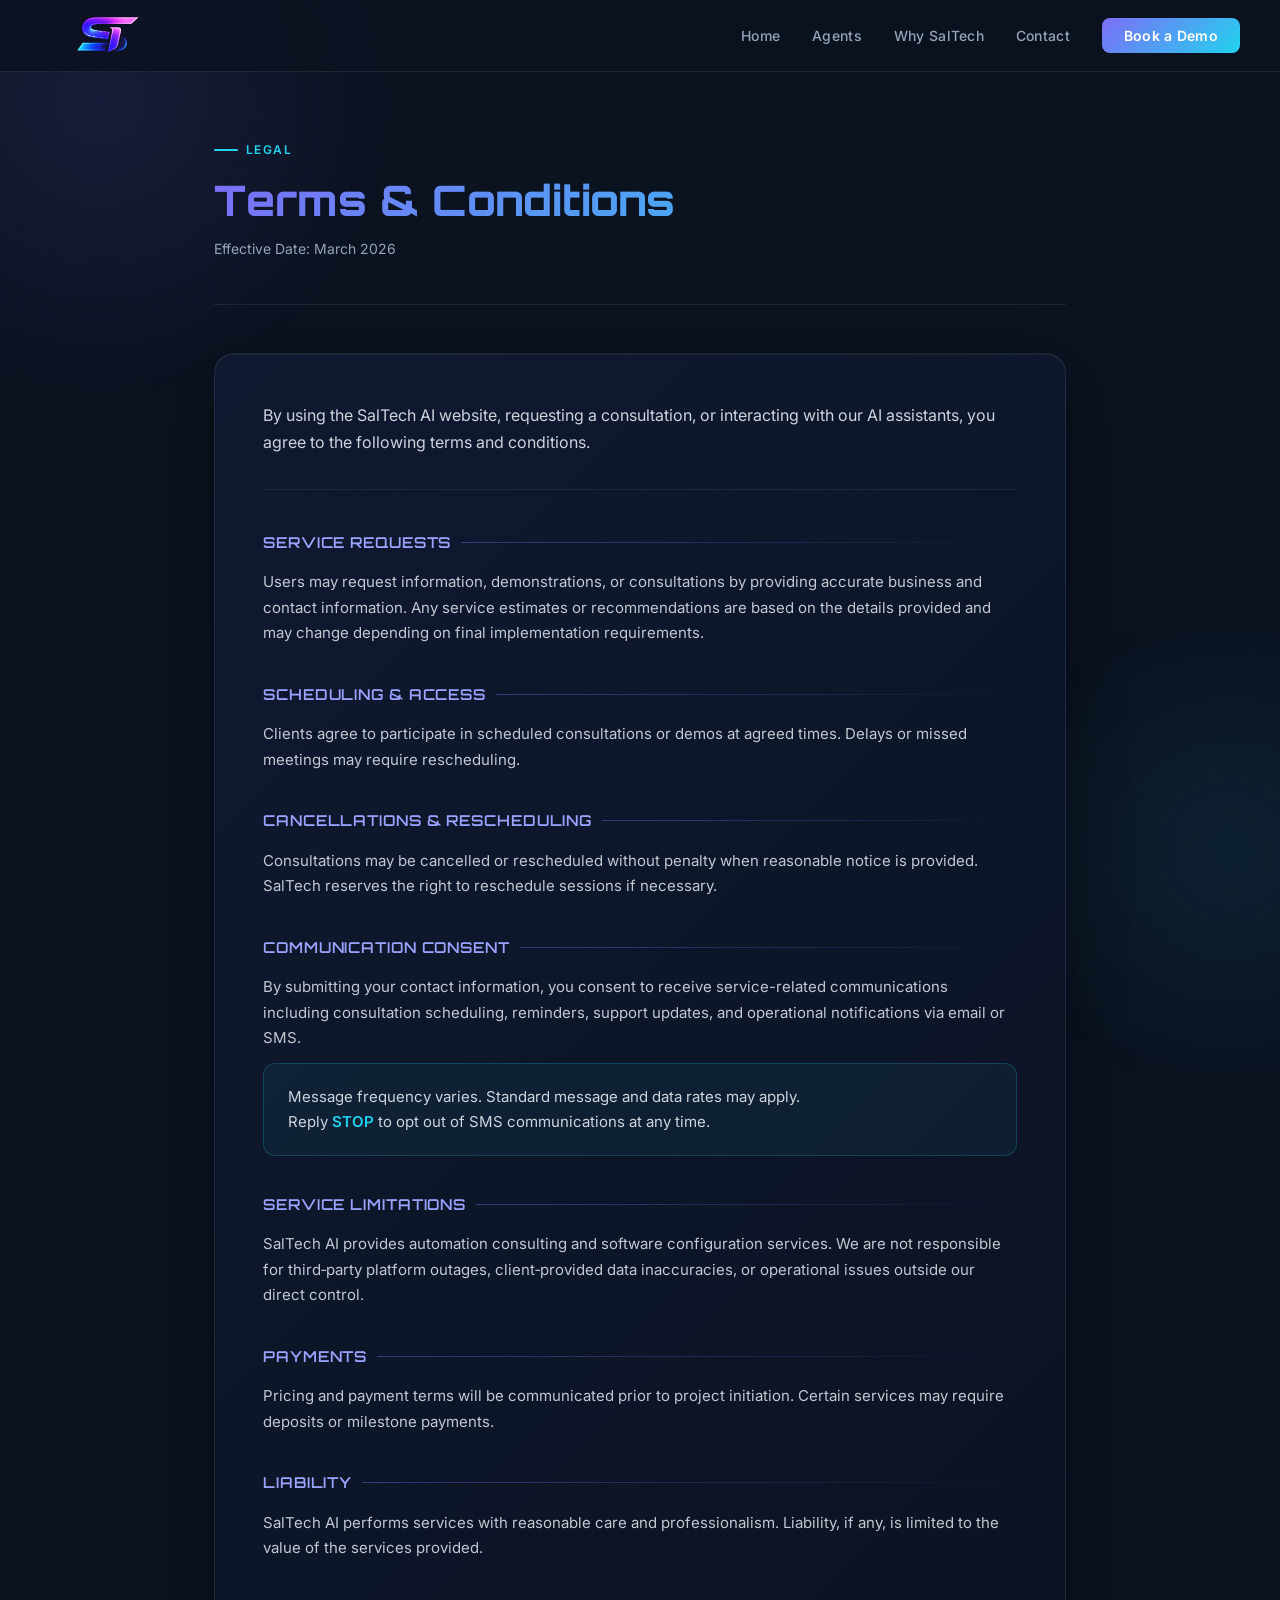
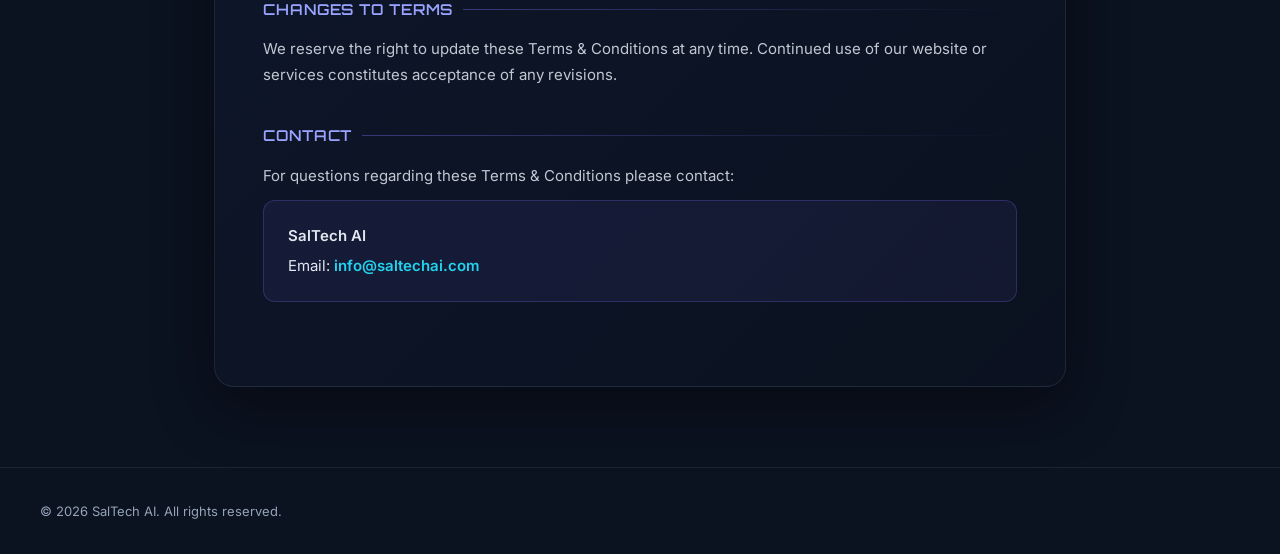
<file: terms.html>
<!DOCTYPE html>
<html lang="en">
<head>
<meta charset="UTF-8">
<meta name="viewport" content="width=device-width, initial-scale=1.0">
<title>Terms & Conditions | SalTech AI</title>
<link rel="icon" type="image/png" href="favicon.png">
<link rel="shortcut icon" href="favicon.png">
<link href="https://fonts.googleapis.com/css2?family=Orbitron:wght@600;800&family=Inter:wght@300;400;500;600&display=swap" rel="stylesheet">

<style>
  :root {
    --bg-dark: #0b1220;
    --bg-card: #111a33;
    --purple: #7c6ef7;
    --purple-light: #9aa3ff;
    --cyan: #22d3ee;
    --cyan-glow: rgba(34,211,238,0.15);
    --text: #e2e8f0;
    --text-muted: #94a3b8;
    --border: rgba(255,255,255,0.08);
    --gradient: linear-gradient(135deg, #7c6ef7, #22d3ee);
  }

  * { box-sizing: border-box; margin: 0; padding: 0; }

  body {
    font-family: 'Inter', sans-serif;
    background: var(--bg-dark);
    color: var(--text);
    line-height: 1.7;
    min-height: 100vh;
  }

  body::before {
    content: '';
    position: fixed;
    top: -200px;
    left: -200px;
    width: 600px;
    height: 600px;
    background: radial-gradient(circle, rgba(124,110,247,0.12) 0%, transparent 70%);
    pointer-events: none;
    z-index: 0;
  }
  body::after {
    content: '';
    position: fixed;
    bottom: -200px;
    right: -200px;
    width: 500px;
    height: 500px;
    background: radial-gradient(circle, rgba(34,211,238,0.08) 0%, transparent 70%);
    pointer-events: none;
    z-index: 0;
  }

  /* ── NAV ── */
  nav {
    position: sticky;
    top: 0;
    z-index: 100;
    display: flex;
    align-items: center;
    justify-content: space-between;
    padding: 0 40px;
    height: 72px;
    background: rgba(11,18,32,0.85);
    backdrop-filter: blur(16px);
    -webkit-backdrop-filter: blur(16px);
    border-bottom: 1px solid var(--border);
  }

  .nav-logo img {
    height: 90px;
    mix-blend-mode: screen;
    display: block;
  }

  .nav-links {
    display: flex;
    gap: 32px;
    list-style: none;
  }

  .nav-links a {
    color: var(--text-muted);
    text-decoration: none;
    font-size: 14px;
    font-weight: 500;
    letter-spacing: 0.02em;
    transition: color 0.2s;
  }

  .nav-links a:hover { color: var(--cyan); }

  .nav-cta {
    background: var(--gradient);
    color: #fff !important;
    padding: 9px 22px;
    border-radius: 8px;
    font-weight: 600 !important;
    font-size: 14px;
    transition: opacity 0.2s !important;
  }
  .nav-cta:hover { opacity: 0.85; color: #fff !important; }

  /* ── PAGE CONTENT ── */
  .page-wrapper {
    position: relative;
    z-index: 1;
    max-width: 900px;
    margin: 60px auto 80px;
    padding: 0 24px;
  }

  .page-header {
    margin-bottom: 48px;
    padding-bottom: 32px;
    border-bottom: 1px solid var(--border);
  }

  .page-label {
    display: inline-flex;
    align-items: center;
    gap: 8px;
    font-size: 12px;
    font-weight: 600;
    letter-spacing: 0.12em;
    text-transform: uppercase;
    color: var(--cyan);
    margin-bottom: 16px;
  }

  .page-label::before {
    content: '';
    display: block;
    width: 24px;
    height: 2px;
    background: var(--cyan);
    border-radius: 2px;
  }

  h1 {
    font-family: 'Orbitron', monospace;
    font-size: clamp(28px, 5vw, 42px);
    font-weight: 800;
    background: var(--gradient);
    -webkit-background-clip: text;
    -webkit-text-fill-color: transparent;
    background-clip: text;
    line-height: 1.15;
    margin-bottom: 12px;
  }

  .effective-date {
    font-size: 14px;
    color: var(--text-muted);
    font-weight: 400;
  }

  .content-card {
    background: linear-gradient(135deg, rgba(17,26,51,0.9), rgba(11,18,32,0.95));
    border: 1px solid var(--border);
    border-radius: 20px;
    padding: 48px;
    box-shadow: 0 20px 60px rgba(0,0,0,0.4), inset 0 1px 0 rgba(255,255,255,0.05);
  }

  .intro {
    font-size: 16px;
    color: var(--text);
    opacity: 0.9;
    margin-bottom: 40px;
    padding-bottom: 32px;
    border-bottom: 1px solid var(--border);
  }

  .section {
    margin-bottom: 36px;
  }

  h2 {
    font-family: 'Orbitron', monospace;
    font-size: 15px;
    font-weight: 600;
    letter-spacing: 0.06em;
    text-transform: uppercase;
    color: var(--purple-light);
    margin-bottom: 14px;
    display: flex;
    align-items: center;
    gap: 10px;
  }

  h2::after {
    content: '';
    flex: 1;
    height: 1px;
    background: linear-gradient(90deg, var(--purple), transparent);
    opacity: 0.4;
  }

  p {
    font-size: 15px;
    color: rgba(226,232,240,0.85);
    margin-bottom: 12px;
  }

  strong {
    color: var(--text);
    font-weight: 600;
  }

  .highlight-box {
    background: rgba(34,211,238,0.06);
    border: 1px solid rgba(34,211,238,0.2);
    border-radius: 12px;
    padding: 20px 24px;
    margin-top: 12px;
    margin-bottom: 12px;
    font-size: 15px;
    color: rgba(226,232,240,0.9);
  }

  .highlight-box strong {
    color: var(--cyan);
  }

  .contact-block {
    margin-top: 8px;
    padding: 20px 24px;
    background: rgba(124,110,247,0.08);
    border: 1px solid rgba(124,110,247,0.25);
    border-radius: 12px;
    font-size: 15px;
    line-height: 2;
  }

  .contact-block a {
    color: var(--cyan);
    text-decoration: none;
    font-weight: 600;
  }
  .contact-block a:hover { text-decoration: underline; }

  /* ── FOOTER ── */
  footer {
    position: relative;
    z-index: 1;
    border-top: 1px solid var(--border);
    padding: 32px 40px;
    display: flex;
    justify-content: space-between;
    align-items: center;
    flex-wrap: wrap;
    gap: 16px;
    font-size: 13px;
    color: var(--text-muted);
  }

  .footer-links {
    display: flex;
    gap: 24px;
  }

  .footer-links a {
    color: var(--purple-light);
    text-decoration: none;
    font-weight: 500;
    transition: color 0.2s;
  }

  .footer-links a:hover { color: var(--cyan); }

  @media (max-width: 680px) {
    nav { padding: 0 20px; }
    .nav-links { display: none; }
    .content-card { padding: 28px 20px; }
    footer { padding: 24px 20px; flex-direction: column; align-items: flex-start; }
  }
</style>
</head>
<body>

<!-- NAV -->
<nav>
  <a class="nav-logo" href="index.html">
    <img src="saltech-logo.png" alt="SalTech AI">
  </a>
  <ul class="nav-links">
    <li><a href="index.html">Home</a></li>
    <li><a href="agents.html">Agents</a></li>
    <li><a href="whysaltech.html">Why SalTech</a></li>
    <li><a href="contact.html">Contact</a></li>
    <li><a href="booking-demo.html" class="nav-cta">Book a Demo</a></li>
  </ul>
</nav>

<!-- PAGE -->
<div class="page-wrapper">

  <div class="page-header">
    <div class="page-label">Legal</div>
    <h1>Terms &amp; Conditions</h1>
    <p class="effective-date">Effective Date: March 2026</p>
  </div>

  <div class="content-card">

    <p class="intro">
      By using the SalTech AI website, requesting a consultation, or interacting with our AI assistants, you agree to the following terms and conditions.
    </p>

    <div class="section">
      <h2>Service Requests</h2>
      <p>
        Users may request information, demonstrations, or consultations by providing accurate business and contact information. Any service estimates or recommendations are based on the details provided and may change depending on final implementation requirements.
      </p>
    </div>

    <div class="section">
      <h2>Scheduling &amp; Access</h2>
      <p>
        Clients agree to participate in scheduled consultations or demos at agreed times. Delays or missed meetings may require rescheduling.
      </p>
    </div>

    <div class="section">
      <h2>Cancellations &amp; Rescheduling</h2>
      <p>
        Consultations may be cancelled or rescheduled without penalty when reasonable notice is provided. SalTech reserves the right to reschedule sessions if necessary.
      </p>
    </div>

    <div class="section">
      <h2>Communication Consent</h2>
      <p>
        By submitting your contact information, you consent to receive service-related communications including consultation scheduling, reminders, support updates, and operational notifications via email or SMS.
      </p>
      <div class="highlight-box">
        Message frequency varies. Standard message and data rates may apply.<br>
        Reply <strong>STOP</strong> to opt out of SMS communications at any time.
      </div>
    </div>

    <div class="section">
      <h2>Service Limitations</h2>
      <p>
        SalTech AI provides automation consulting and software configuration services. We are not responsible for third‑party platform outages, client‑provided data inaccuracies, or operational issues outside our direct control.
      </p>
    </div>

    <div class="section">
      <h2>Payments</h2>
      <p>
        Pricing and payment terms will be communicated prior to project initiation. Certain services may require deposits or milestone payments.
      </p>
    </div>

    <div class="section">
      <h2>Liability</h2>
      <p>
        SalTech AI performs services with reasonable care and professionalism. Liability, if any, is limited to the value of the services provided.
      </p>
    </div>

    <div class="section">
      <h2>Changes to Terms</h2>
      <p>
        We reserve the right to update these Terms &amp; Conditions at any time. Continued use of our website or services constitutes acceptance of any revisions.
      </p>
    </div>

    <div class="section">
      <h2>Contact</h2>
      <p>For questions regarding these Terms &amp; Conditions please contact:</p>
      <div class="contact-block">
        <strong>SalTech AI</strong><br>
        Email: <a href="mailto:info@saltechai.com">info@saltechai.com</a>
      </div>
    </div>

  </div>
</div>

<!-- FOOTER -->
<footer>
  <div>© 2026 SalTech AI. All rights reserved.</div>
  <div class="footer-links">
</file>
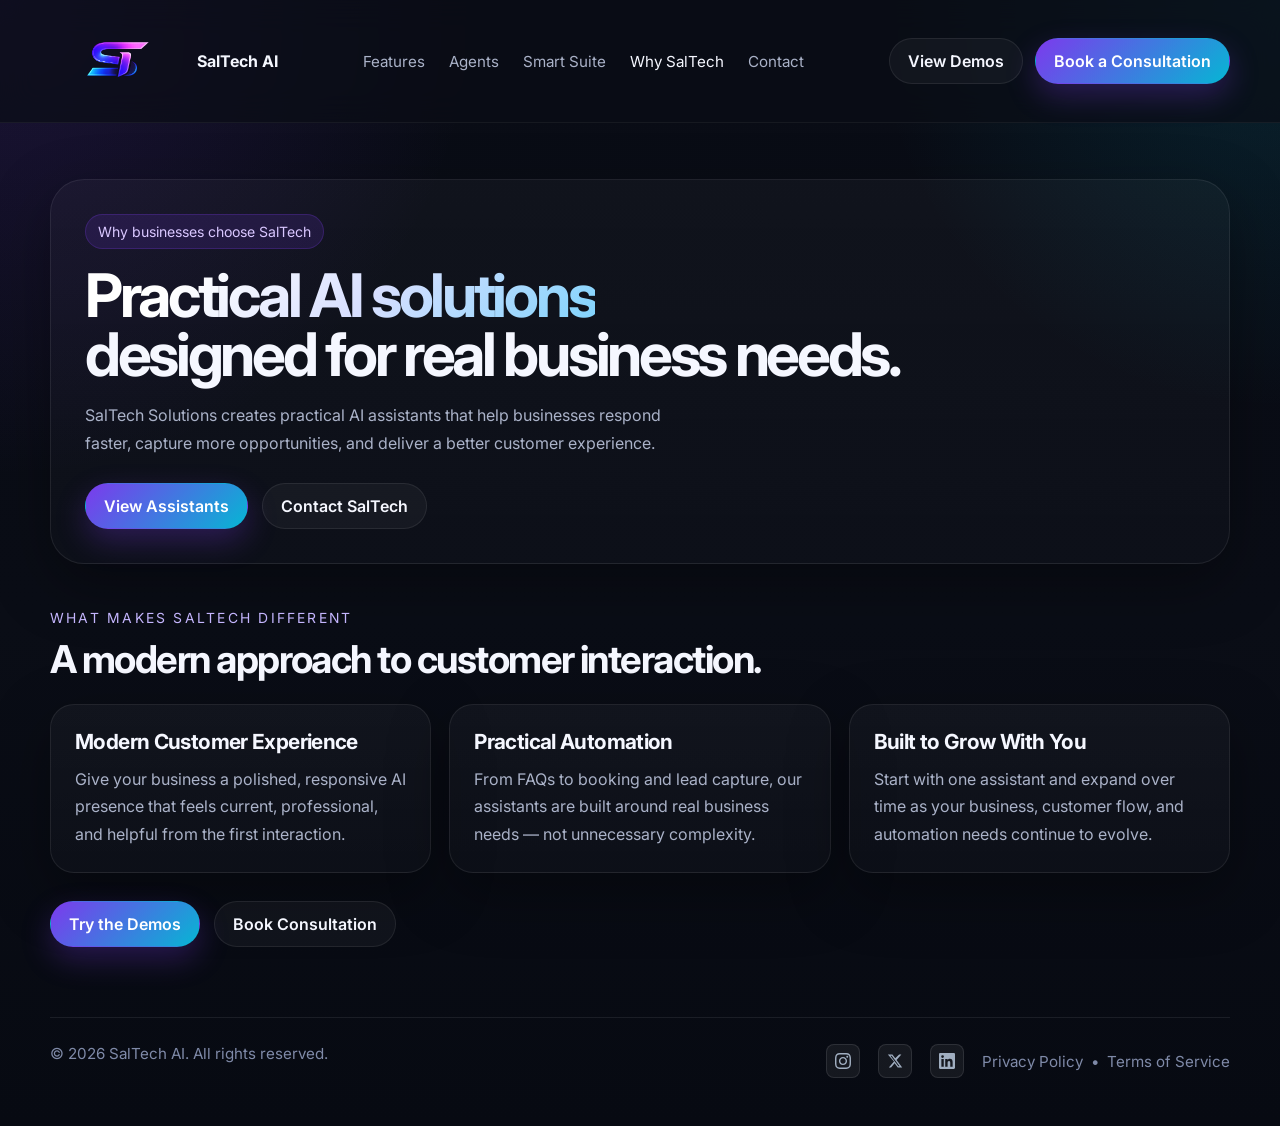
<file: whysaltech.html>
<!DOCTYPE html>
<html lang="en">
<head>
  <meta charset="UTF-8" />
  <meta name="viewport" content="width=device-width, initial-scale=1.0" />
  <title>Sal Tech Solutions | Why SalTech</title>
  <meta name="description" content="Learn why businesses choose Sal Tech Solutions for practical AI assistants and customer automation." />
  <link rel="preconnect" href="https://fonts.googleapis.com">
  <link rel="preconnect" href="https://fonts.gstatic.com" crossorigin>
  <link href="https://fonts.googleapis.com/css2?family=Inter:wght@400;500;600;700;800&display=swap" rel="stylesheet">
  <style>
    :root {
      --bg: #0a0d16;
      --text: #f5f7ff;
      --muted: #aab2c8;
      --accent-1: #7c3aed;
      --accent-2: #06b6d4;
      --shadow: 0 20px 60px rgba(0,0,0,0.34);
      --max: 1180px;
    }
    * { box-sizing: border-box; }
    body {
      margin: 0;
      font-family: 'Inter', sans-serif;
      color: var(--text);
      background:
        radial-gradient(circle at top left, rgba(124,58,237,0.16), transparent 28%),
        radial-gradient(circle at top right, rgba(6,182,212,0.14), transparent 24%),
        linear-gradient(180deg, #090c15 0%, #0a0d16 55%, #070a12 100%);
      min-height: 100vh;
    }
    a { color: inherit; text-decoration: none; }
    .container { width: min(calc(100% - 32px), var(--max)); margin: 0 auto; }
    .site-header {
      position: sticky; top: 0; z-index: 100;
      backdrop-filter: blur(16px);
      background: rgba(10, 13, 22, 0.7);
      border-bottom: 1px solid rgba(255,255,255,0.05);
    }
    .nav { display: flex; align-items: center; justify-content: space-between; gap: 16px; padding: 16px 0; }
    .brand { display: flex; align-items: center; gap: 12px; font-weight: 700; }
    .nav-logo {
      height: 90px;
      width: auto;
      flex-shrink: 0;
      mix-blend-mode: screen;
    }
    .nav-links { display: flex; gap: 24px; color: var(--muted); font-size: .95rem; }
    .nav-links a:hover, .nav-links a.is-active { color: var(--text); }
    .nav-actions { display: flex; gap: 12px; }
    .btn {
      display: inline-flex; align-items: center; justify-content: center;
      min-height: 46px; padding: 0 18px; border-radius: 999px;
      border: 1px solid transparent; font-weight: 600; transition: .25s ease;
    }
    .btn-primary {
      background: linear-gradient(135deg, var(--accent-1), var(--accent-2));
      color: white; box-shadow: 0 12px 30px rgba(124,58,237,0.28);
    }
    .btn-secondary {
      background: rgba(255,255,255,0.04);
      border-color: rgba(255,255,255,0.08);
      color: var(--text);
    }
    .hero { padding: 56px 0 26px; }
    .hero-shell {
      border: 1px solid rgba(255,255,255,0.08);
      background: linear-gradient(180deg, rgba(255,255,255,0.03), rgba(255,255,255,0.015));
      border-radius: 34px; padding: 34px; box-shadow: var(--shadow);
    }
    .eyebrow {
      display: inline-flex; align-items: center; gap: 10px;
      font-size: 0.88rem; color: #d9c7ff; background: rgba(124,58,237,0.14);
      border: 1px solid rgba(124,58,237,0.24); border-radius: 999px;
      padding: 8px 12px; margin-bottom: 18px;
    }
    h1 { margin: 0; font-size: clamp(2.35rem, 4.7vw, 4.8rem); line-height: 0.98; letter-spacing: -0.055em; }
    .gradient-text {
      background: linear-gradient(135deg, #ffffff 20%, #d7dfff 56%, #7dd3fc 100%);
      -webkit-background-clip: text; -webkit-text-fill-color: transparent;
      background-clip: text; color: transparent;
    }
    .hero-copy, .section-copy { color: var(--muted); line-height: 1.75; max-width: 62ch; }
    .hero-actions { display: flex; flex-wrap: wrap; gap: 14px; margin-top: 26px; }
    .section { padding: 20px 0 40px; }
    .section-head { margin-bottom: 22px; }
    .section-kicker {
      color: #c4b5fd; font-size: 0.87rem; text-transform: uppercase;
      letter-spacing: 0.16em; margin-bottom: 10px;
    }
    h2 { margin: 0; font-size: clamp(1.9rem, 3vw, 3rem); letter-spacing: -0.04em; }
    .grid { display: grid; grid-template-columns: repeat(3, 1fr); gap: 18px; }
    .card {
      padding: 24px; border-radius: 24px;
      background: linear-gradient(180deg, rgba(255,255,255,0.035), rgba(255,255,255,0.02));
      border: 1px solid rgba(255,255,255,0.08); box-shadow: var(--shadow);
    }
    .card h3 { margin: 0 0 12px; font-size: 1.3rem; letter-spacing: -0.03em; }
    .card p { margin: 0; color: var(--muted); line-height: 1.72; }
    .footer { padding: 30px 0 48px; color: #7f8aa8; font-size: 0.95rem; }
    .footer-inner {
      display: flex; justify-content: space-between; gap: 18px; flex-wrap: wrap;
      padding-top: 26px; border-top: 1px solid rgba(255,255,255,0.08);
    }
    @media (max-width: 760px) {
      .nav { flex-wrap: nowrap; justify-content: space-between; align-items: center; padding: 10px 0; gap: 8px; }
      .nav-links { display: none; }
      .brand { gap: 8px; min-width: 0; flex-shrink: 1; }
      .brand span { font-size: 0.88rem; white-space: nowrap; overflow: hidden; text-overflow: ellipsis; }
      .nav-logo { height: 38px; }
      .nav-actions { flex-shrink: 0; gap: 6px; }
      .nav-actions .btn { padding: 0 10px; min-height: 34px; font-size: 0.8rem; white-space: nowrap; }
      .nav-actions .btn-secondary { display: none; }
      .grid { grid-template-columns: 1fr; }
      .hero-shell { padding: 22px; border-radius: 28px; }
      .footer-inner { flex-direction: column; }
    }
  </style>
</head>
<body>
  <header class="site-header">
    <div class="container nav">
      <a class="brand" href="index.html" aria-label="Sal Tech Solutions home">
        <img src="saltech-logo.png" alt="SalTech AI logo" class="nav-logo">
        <span>SalTech AI</span>
      </a>

      <nav class="nav-links" aria-label="Primary navigation">
        <a href="index.html#features">Features</a>
        <a href="agents.html">Agents</a>
        <a href="smart-suite.html">Smart Suite</a>
        <a class="is-active" href="whysaltech.html">Why SalTech</a>
        <a href="contact.html">Contact</a>
      </nav>

      <div class="nav-actions">
        <a class="btn btn-secondary" href="agents.html">View Demos</a>
        <a class="btn btn-primary" href="contact.html">Book a Consultation</a>
      </div>
    </div>
  </header>

  <main>
    <section class="hero">
      <div class="container hero-shell">
        <div class="eyebrow">Why businesses choose SalTech</div>
        <h1><span class="gradient-text">Practical AI solutions</span><br>designed for real business needs.</h1>
        <p class="hero-copy">
          SalTech Solutions creates practical AI assistants that help businesses respond faster, capture more opportunities, and deliver a better customer experience.
        </p>
        <div class="hero-actions">
          <a class="btn btn-primary" href="agents.html">View Assistants</a>
          <a class="btn btn-secondary" href="contact.html">Contact SalTech</a>
        </div>
      </div>
    </section>

    <section class="section">
      <div class="container">
        <div class="section-head">
          <div class="section-kicker">What makes SalTech different</div>
          <h2>A modern approach to customer interaction.</h2>
        </div>

        <div class="grid">
          <article class="card">
            <h3>Modern Customer Experience</h3>
            <p>Give your business a polished, responsive AI presence that feels current, professional, and helpful from the first interaction.</p>
          </article>

          <article class="card">
            <h3>Practical Automation</h3>
            <p>From FAQs to booking and lead capture, our assistants are built around real business needs — not unnecessary complexity.</p>
          </article>

          <article class="card">
            <h3>Built to Grow With You</h3>
            <p>Start with one assistant and expand over time as your business, customer flow, and automation needs continue to evolve.</p>
          </article>
        </div>

        <div class="hero-actions" style="margin-top:28px;">
          <a class="btn btn-primary" href="agents.html">Try the Demos</a>
          <a class="btn btn-secondary" href="contact.html">Book Consultation</a>
        </div>
      </div>
    </section>
  </main>

    <footer class="footer">
    <div class="container footer-inner">
      <div>&copy; 2026 SalTech AI. All rights reserved.</div>
      <div style="display:flex; align-items:center; gap:18px;">
        <a href="https://www.instagram.com/saltechai" target="_blank" rel="noopener noreferrer" aria-label="SalTech AI on Instagram" style="display:inline-flex; align-items:center; justify-content:center; width:34px; height:34px; border-radius:8px; background:rgba(255,255,255,0.06); border:1px solid rgba(255,255,255,0.1); transition:0.25s ease;" onmouseover="this.style.background='rgba(225,48,108,0.3)';this.style.borderColor='rgba(225,48,108,0.6)'" onmouseout="this.style.background='rgba(255,255,255,0.06)';this.style.borderColor='rgba(255,255,255,0.1)'">
          <svg xmlns="http://www.w3.org/2000/svg" width="16" height="16" viewBox="0 0 24 24" fill="#a0aec0"><path d="M12 2.163c3.204 0 3.584.012 4.85.07 3.252.148 4.771 1.691 4.919 4.919.058 1.265.069 1.645.069 4.849 0 3.205-.012 3.584-.069 4.849-.149 3.225-1.664 4.771-4.919 4.919-1.266.058-1.644.07-4.85.07-3.204 0-3.584-.012-4.849-.07-3.26-.149-4.771-1.699-4.919-4.92-.058-1.265-.07-1.644-.07-4.849 0-3.204.013-3.583.07-4.849.149-3.227 1.664-4.771 4.919-4.919 1.266-.057 1.645-.069 4.849-.069zm0-2.163c-3.259 0-3.667.014-4.947.072-4.358.2-6.78 2.618-6.98 6.98-.059 1.281-.073 1.689-.073 4.948 0 3.259.014 3.668.072 4.948.2 4.358 2.618 6.78 6.98 6.98 1.281.058 1.689.072 4.948.072 3.259 0 3.668-.014 4.948-.072 4.354-.2 6.782-2.618 6.979-6.98.059-1.28.073-1.689.073-4.948 0-3.259-.014-3.667-.072-4.947-.196-4.354-2.617-6.78-6.979-6.98-1.281-.059-1.69-.073-4.949-.073zm0 5.838c-3.403 0-6.162 2.759-6.162 6.162s2.759 6.163 6.162 6.163 6.162-2.759 6.162-6.163c0-3.403-2.759-6.162-6.162-6.162zm0 10.162c-2.209 0-4-1.79-4-4 0-2.209 1.791-4 4-4s4 1.791 4 4c0 2.21-1.791 4-4 4zm6.406-11.845c-.796 0-1.441.645-1.441 1.44s.645 1.44 1.441 1.44c.795 0 1.439-.645 1.439-1.44s-.644-1.44-1.439-1.44z"/></svg>
        </a>
        <a href="https://www.twitter.com/saltechai_" target="_blank" rel="noopener noreferrer" aria-label="SalTech AI on X (Twitter)" style="display:inline-flex; align-items:center; justify-content:center; width:34px; height:34px; border-radius:8px; background:rgba(255,255,255,0.06); border:1px solid rgba(255,255,255,0.1); transition:0.25s ease;" onmouseover="this.style.background='rgba(255,255,255,0.15)';this.style.borderColor='rgba(255,255,255,0.3)'" onmouseout="this.style.background='rgba(255,255,255,0.06)';this.style.borderColor='rgba(255,255,255,0.1)'">
          <svg xmlns="http://www.w3.org/2000/svg" width="16" height="16" viewBox="0 0 24 24" fill="#a0aec0"><path d="M18.244 2.25h3.308l-7.227 8.26 8.502 11.24H16.17l-4.714-6.231-5.401 6.231H2.748l7.73-8.835L1.254 2.25H8.08l4.261 5.632 5.903-5.632zm-1.161 17.52h1.833L7.084 4.126H5.117z"/></svg>
        </a>
        <a href="https://www.linkedin.com/company/saltech-ai-solutions" target="_blank" rel="noopener noreferrer" aria-label="SalTech AI on LinkedIn" style="display:inline-flex; align-items:center; justify-content:center; width:34px; height:34px; border-radius:8px; background:rgba(255,255,255,0.06); border:1px solid rgba(255,255,255,0.1); transition:0.25s ease;" onmouseover="this.style.background='rgba(10,102,194,0.3)';this.style.borderColor='rgba(10,102,194,0.6)'" onmouseout="this.style.background='rgba(255,255,255,0.06)';this.style.borderColor='rgba(255,255,255,0.1)'">
          <svg xmlns="http://www.w3.org/2000/svg" width="16" height="16" viewBox="0 0 24 24" fill="#a0aec0"><path d="M20.447 20.452h-3.554v-5.569c0-1.328-.027-3.037-1.852-3.037-1.853 0-2.136 1.445-2.136 2.939v5.667H9.351V9h3.414v1.561h.046c.477-.9 1.637-1.85 3.37-1.85 3.601 0 4.267 2.37 4.267 5.455v6.286zM5.337 7.433a2.062 2.062 0 0 1-2.063-2.065 2.064 2.064 0 1 1 2.063 2.065zm1.782 13.019H3.555V9h3.564v11.452zM22.225 0H1.771C.792 0 0 .774 0 1.729v20.542C0 23.227.792 24 1.771 24h20.451C23.2 24 24 23.227 24 22.271V1.729C24 .774 23.2 0 22.222 0h.003z"/></svg>
        </a>
        <div>
          <a href="privacy.html">Privacy Policy</a>
          &nbsp;&bull;&nbsp;
          <a href="terms.html">Terms of Service</a>
        </div>
      </div>
    </div>
  </footer>
</body>
</html>
</file>
